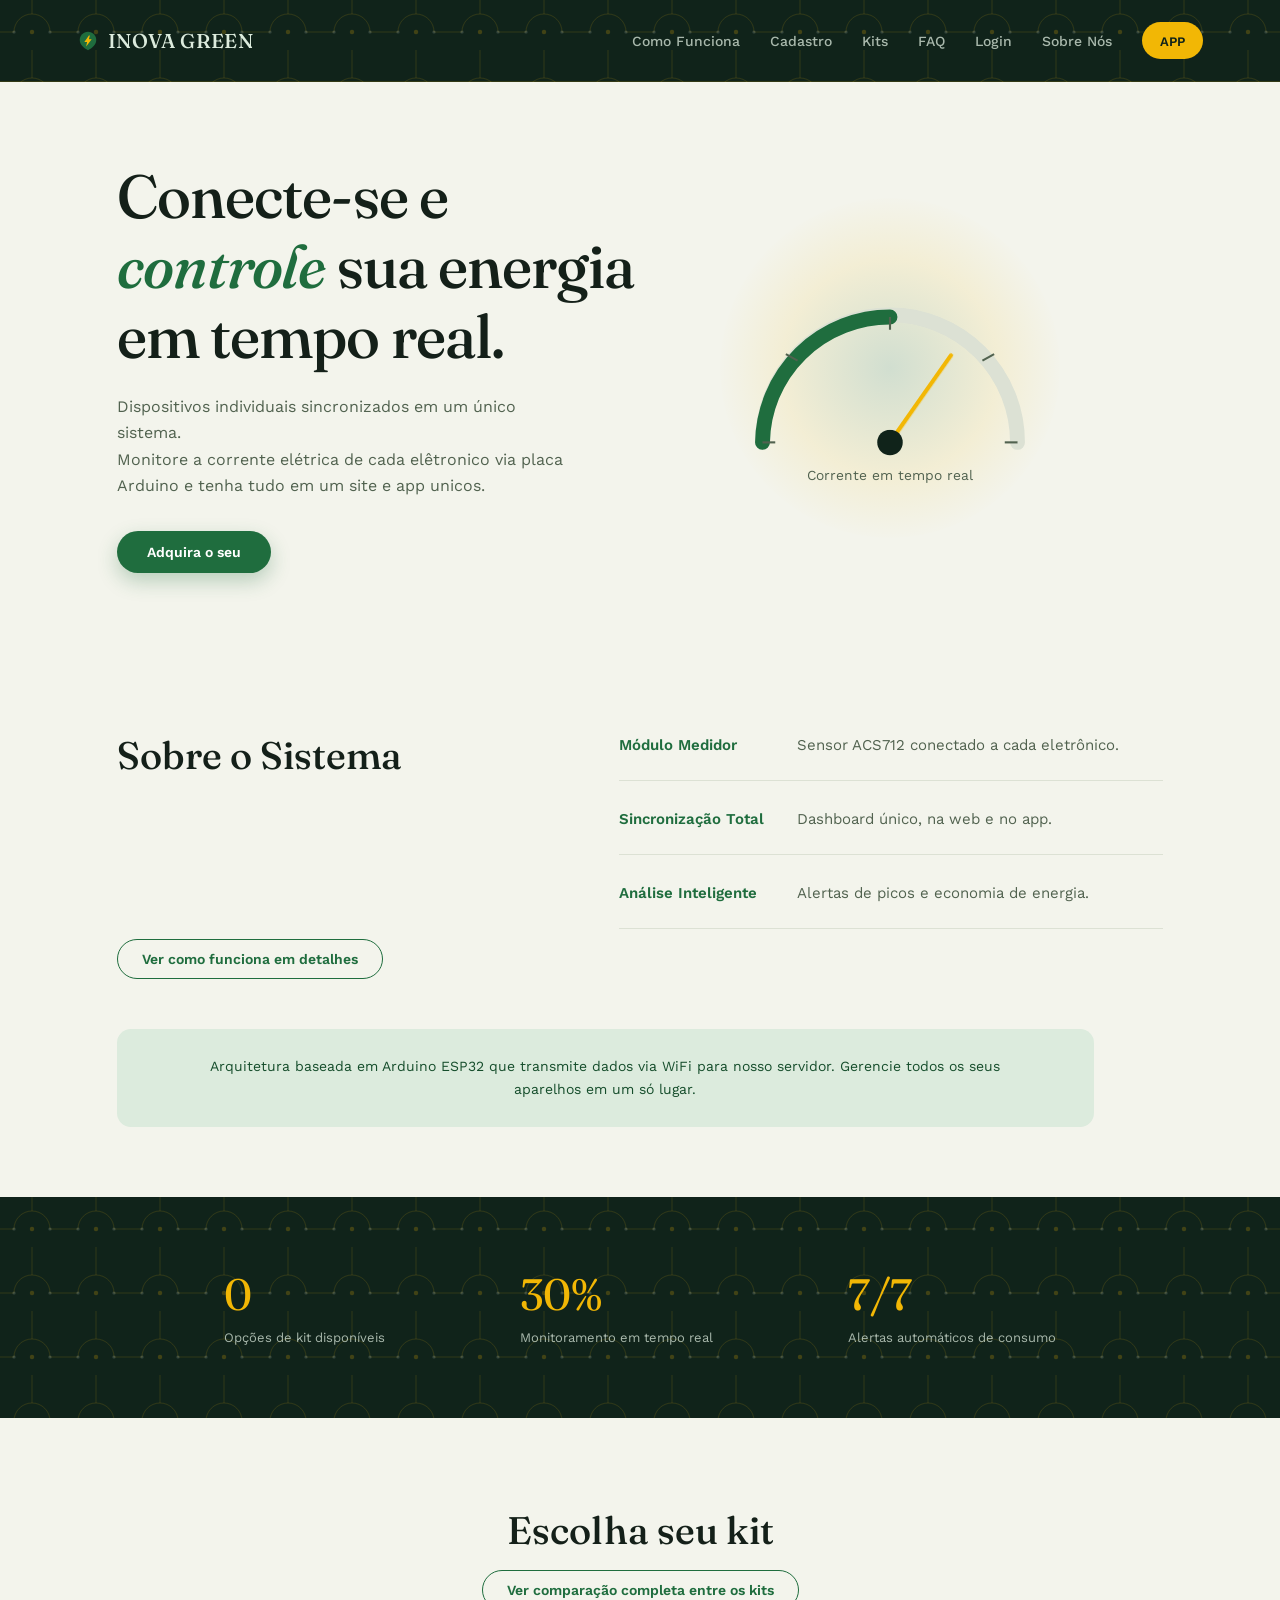
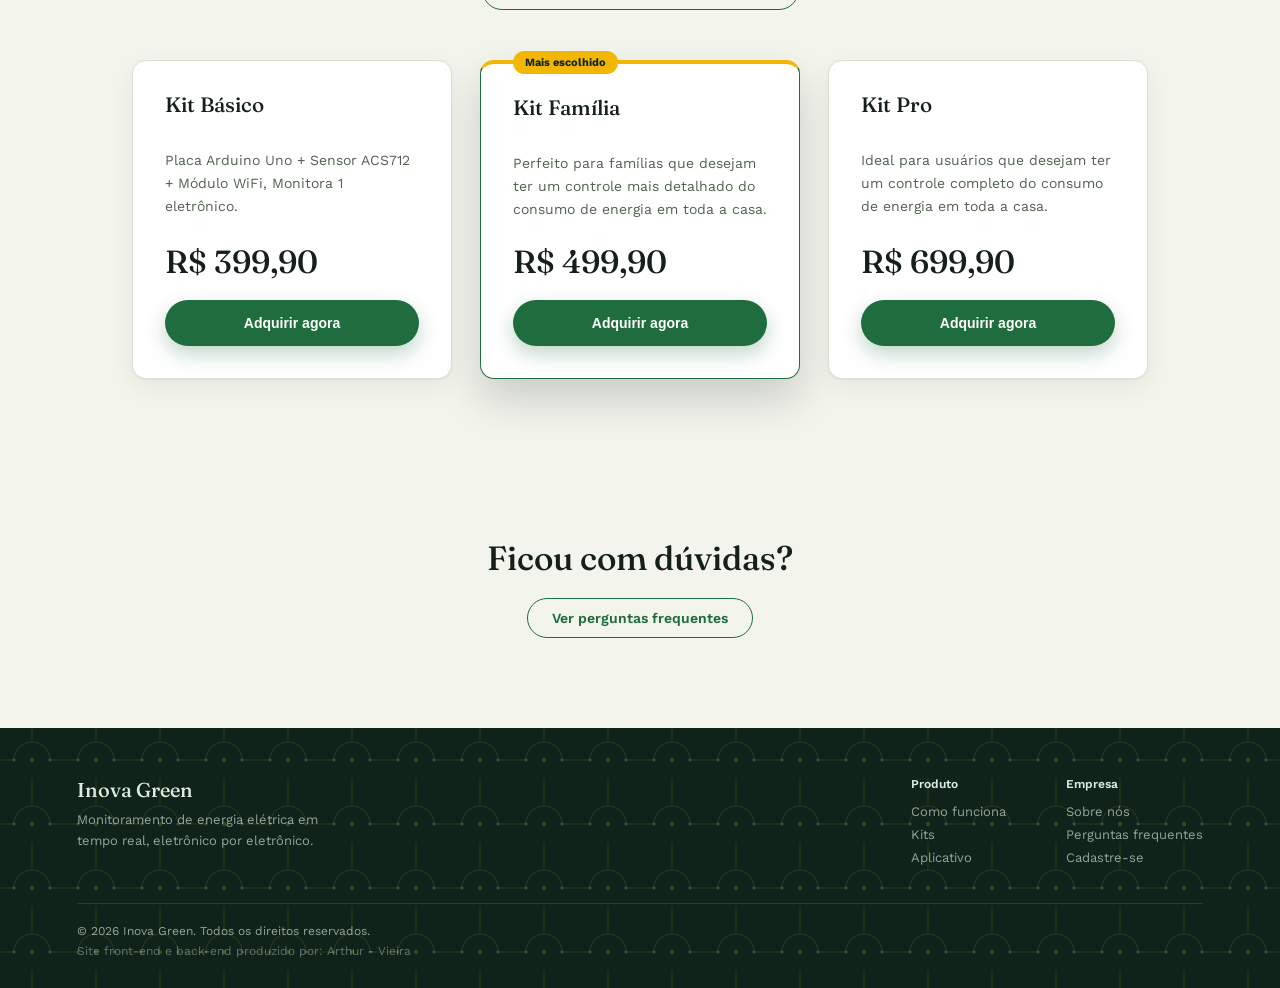
<file: index.html>
<!DOCTYPE html>
<html lang="en">
<head>
    <meta charset="UTF-8">
    <meta name="viewport" content="width=device-width, initial-scale=1.0">
    <title>Inova Green - Monitoramento de energia em tempo real</title>
    <meta name="description" content="Monitore o consumo de energia de cada eletrônico da sua casa em tempo real, com sensores Arduino/ESP32 e um dashboard simples.">
    <link rel="icon" type="image/svg+xml" href="favicon.svg">

    <meta property="og:type" content="website">
    <meta property="og:title" content="Inova Green - Controle sua energia em tempo real">
    <meta property="og:description" content="Monitore o consumo de energia de cada eletrônico da sua casa em tempo real, com sensores Arduino/ESP32 e um dashboard simples.">
    <meta property="og:image" content="img/logoinova.png">
    <meta name="twitter:card" content="summary">

    <link rel="preconnect" href="https://fonts.googleapis.com">
    <link rel="preconnect" href="https://fonts.gstatic.com" crossorigin>
    <link href="https://fonts.googleapis.com/css2?family=Fraunces:opsz,wght@9..144,400;9..144,500;9..144,600&family=Work+Sans:wght@400;500;600;700&display=swap" rel="stylesheet">
    <link rel="stylesheet" href="css/homepage.css">
</head>
<body>
    <header>
        <div class="cabeça">
            <h1>
                <svg class="marca-icone" viewBox="0 0 24 24" xmlns="http://www.w3.org/2000/svg">
                    <path d="M12 2C7 2 3 6 3 11c0 5 4.5 9 9 11 4.5-2 9-6 9-11 0-5-4-9-9-9Z" fill="#1F6D3E"/>
                    <path d="M13 6 8 13h3l-1 5 6-8h-3l1-4Z" fill="#F2B705"/>
                </svg>
                INOVA GREEN
            </h1>
            <button class="menu-toggle" id="menu-toggle" aria-label="Abrir menu">
                <span></span>
                <span></span>
                <span></span>
            </button>
            <nav id="menu-nav">
                <a href="pages/ComoFunciona.html">
                    Como Funciona
                </a>
                <a href="pages/Cadastro.html">
                    Cadastro
                </a>
                <a href="pages/Kits.html">
                    Kits
                </a>
                <a href="pages/FAQ.html">
                    FAQ
                </a>
                <a href="pages/Login.html">
                    Login
                </a>
                <a href="pages/SobreNos.html">
                    Sobre Nós
                </a>
                <div class= "appbutton">
                    <a href="pages/AppDownload.html">
                        APP
                    </a>
                </div>
            </nav>
        </div>
    </header>
    <div class="introducao reveal">
        <div class="introtexto">
            <h1>
                Conecte-se e <span class="controle">controle</span> sua energia em tempo real.
            </h1>
            <p>
                Dispositivos individuais sincronizados em um único sistema.<br>
                Monitore a corrente elétrica de cada elêtronico via placa Arduino e tenha tudo em um site e app unicos.
            </p>
            <div class="introbutton">
                <a href="#adquirir">
                    Adquira o seu
                </a>
            </div>
        </div>
        <div class="fundoimg">
            <svg class="medidor" viewBox="0 0 320 220" xmlns="http://www.w3.org/2000/svg" role="img" aria-label="Medidor de corrente elétrica">
                <path d="M 40 180 A 120 120 0 0 1 280 180" fill="none" stroke="#DCE1D4" stroke-width="14" stroke-linecap="round"/>
                <path d="M 40 180 A 120 120 0 0 1 160 62" fill="none" stroke="#1F6D3E" stroke-width="14" stroke-linecap="round"/>
                <g stroke="#51624F" stroke-width="2">
                    <line x1="40" y1="180" x2="52" y2="180"/>
                    <line x1="62" y1="97" x2="73" y2="103"/>
                    <line x1="160" y1="62" x2="160" y2="74"/>
                    <line x1="258" y1="97" x2="247" y2="103"/>
                    <line x1="280" y1="180" x2="268" y2="180"/>
                </g>
                <g class="medidor-agulha">
                    <line x1="160" y1="180" x2="160" y2="80" stroke="#F2B705" stroke-width="4" stroke-linecap="round"/>
                </g>
                <circle cx="160" cy="180" r="12" fill="#10231A"/>
                <text x="160" y="215" text-anchor="middle" font-family="Work Sans, Arial, sans-serif" font-size="13" fill="#51624F">Corrente em tempo real</text>
            </svg>
        </div>
    </div>
    <div class="sobresis" id="sobre">
        <h1 class="sobresish1 reveal">
            Sobre o Sistema
        </h1>
        <div class="containersobresis">
            <div class="modulo reveal">
                <h1>
                    Módulo Medidor
                </h1>
                <p>
                    Sensor ACS712 conectado a cada eletrônico.
                </p>
            </div>
            <div class="sincronizacao reveal reveal-delay-1">
                <h1>
                    Sincronização Total
                </h1>
                <p>
                    Dashboard único, na web e no app.
                </p>
            </div>
            <div class="analise reveal reveal-delay-2">
                <h1>
                    Análise Inteligente
                </h1>
                <p>
                    Alertas de picos e economia de energia.
                </p>
            </div>
        </div>
        <div class="teaser-botoes reveal">
            <a href="pages/ComoFunciona.html" class="botao-secundario">
                Ver como funciona em detalhes
            </a>
        </div>
        <footer>
            <div class="sobresisfooter">
                <p>
                    Arquitetura baseada em Arduino ESP32 que transmite dados via WiFi para nosso servidor. Gerencie todos os seus aparelhos em um só lugar.
                </p>
            </div>
        </footer>
    </div>
    <div class="estatisticas reveal">
        <div class="estatistica">
            <span class="estatistica-numero" data-target="3">0</span>
            <p>Opções de kit disponíveis</p>
        </div>
        <div class="estatistica">
            <span class="estatistica-numero" data-target="100" data-sufixo="%">0</span>
            <p>Monitoramento em tempo real</p>
        </div>
        <div class="estatistica">
            <span class="estatistica-numero" data-target="24" data-sufixo="/7">0</span>
            <p>Alertas automáticos de consumo</p>
        </div>
    </div>
    <div class="containerkits" id="adquirir">
        <h1>
            Escolha seu kit
        </h1>
        <div class="teaser-botoes reveal">
            <a href="pages/Kits.html" class="botao-secundario">
                Ver comparação completa entre os kits
            </a>
        </div>
        <div class="containerkits2">
            <div class="escolhakit reveal">
                <h1>
                    Kit Básico
                </h1>
                <p>
                    Placa Arduino Uno + Sensor ACS712 + Módulo WiFi, Monitora 1 eletrônico.
                </p>
                <h2>
                    R$ 399,90
                </h2>
                <button>
                    <a href="pages/Cadastro.html">
                        Adquirir agora
                    </a>
                </button>
            </div>
            <div class="escolhakit reveal reveal-delay-1 recomendado">
                <span class="selo-recomendado">Mais escolhido</span>
                <h1>
                    Kit Família
                </h1>
                <p>
                    Perfeito para famílias que desejam ter um controle mais detalhado do consumo de energia em toda a casa.
                </p>
                <h2>
                    R$ 499,90
                </h2>
                <button>
                    <a href="pages/Cadastro.html">
                        Adquirir agora
                    </a>
                </button>
            </div>
            <div class="escolhakit reveal reveal-delay-2">
                <h1>
                    Kit Pro
                </h1>
                <p>
                    Ideal para usuários que desejam ter um controle completo do consumo de energia em toda a casa.
                </p>
                <h2>
                    R$ 699,90
                </h2>
                <button>
                    <a href="pages/Cadastro.html">
                        Adquirir agora
                    </a>
                </button>
            </div>
        </div>
    </div>

    <div class="containerfaq reveal">
        <h1>
            Ficou com dúvidas?
        </h1>
        <div class="teaser-botoes">
            <a href="pages/FAQ.html" class="botao-secundario">
                Ver perguntas frequentes
            </a>
        </div>
    </div>
    <footer class="site-footer">
        <div class="footer-topo">
            <div class="footer-marca">
                <h2>Inova Green</h2>
                <p>Monitoramento de energia elétrica em tempo real, eletrônico por eletrônico.</p>
            </div>
            <div class="footer-links">
                <div class="footer-coluna">
                    <h3>Produto</h3>
                    <a href="pages/ComoFunciona.html">Como funciona</a>
                    <a href="pages/Kits.html">Kits</a>
                    <a href="pages/AppDownload.html">Aplicativo</a>
                </div>
                <div class="footer-coluna">
                    <h3>Empresa</h3>
                    <a href="pages/SobreNos.html">Sobre nós</a>
                    <a href="pages/FAQ.html">Perguntas frequentes</a>
                    <a href="pages/Cadastro.html">Cadastre-se</a>
                </div>
            </div>
        </div>
        <div class="footer-linha">
            © 2026 Inova Green. Todos os direitos reservados.
            <span class="footer-credito">Site front-end e back-end produzido por: Arthur - Vieira</span>
        </div>
    </footer>

    <script src="js/script.js"></script>
    <script src="js/animacoes.js"></script>
</body>
</html>
</file>
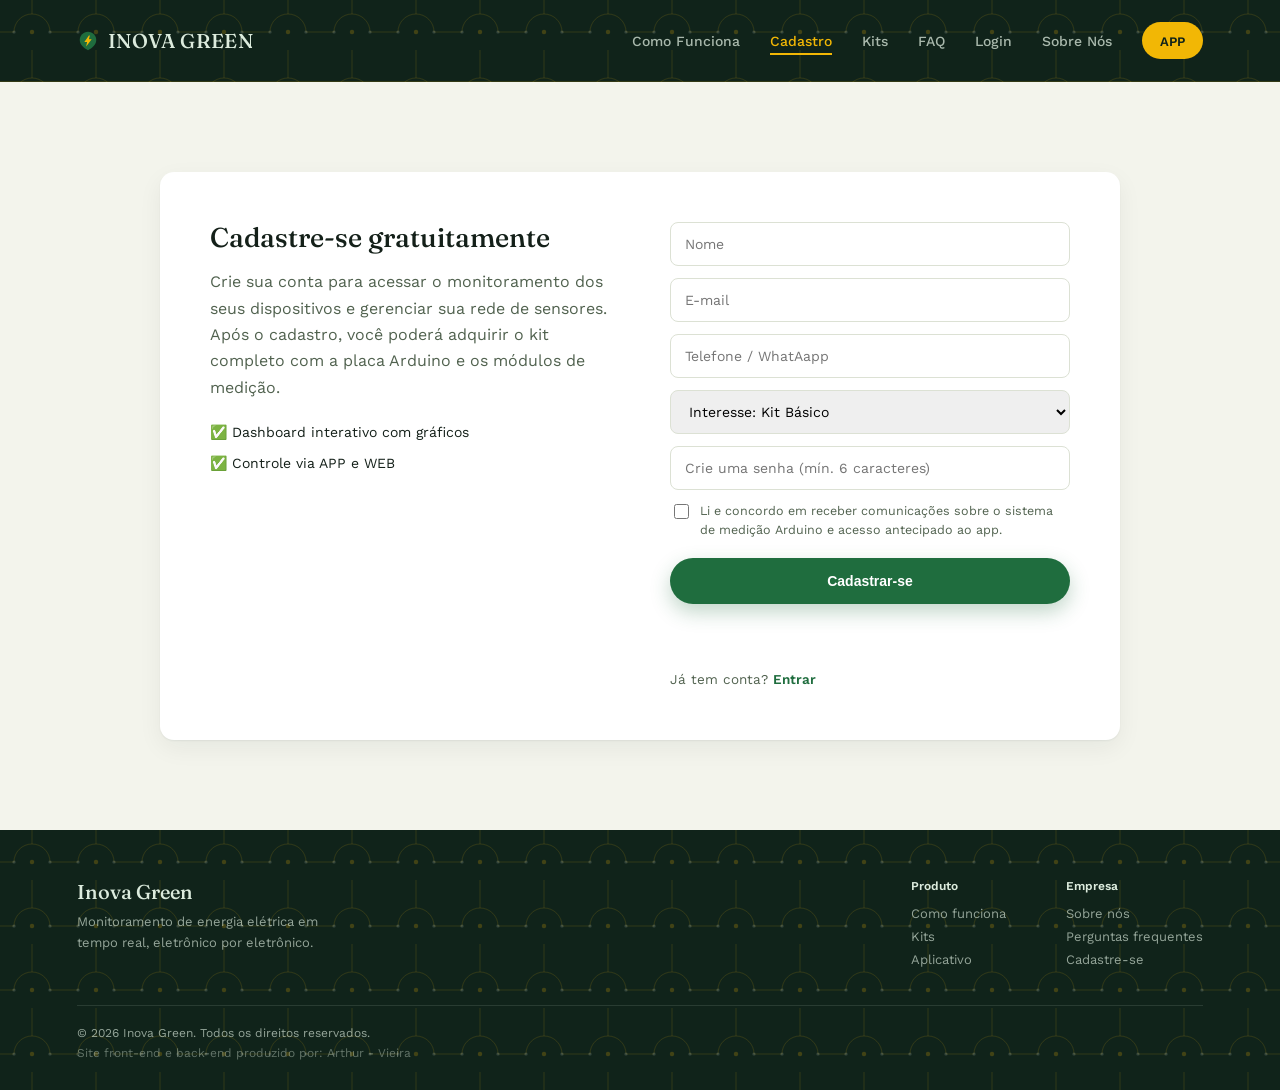
<file: pages/Cadastro.html>
<!DOCTYPE html>
<html lang="pt-br">
<head>
    <meta charset="UTF-8">
    <meta name="viewport" content="width=device-width, initial-scale=1.0">
    <title>Cadastre-se - Inova Green</title>
    <link rel="icon" type="image/svg+xml" href="../favicon.svg">
    <meta name="description" content="Cadastre-se gratuitamente e tenha acesso antecipado ao monitoramento de energia elétrica da Inova Green.">
    <meta property="og:type" content="website">
    <meta property="og:title" content="Cadastre-se - Inova Green">
    <meta property="og:description" content="Cadastre-se gratuitamente e tenha acesso antecipado ao monitoramento de energia elétrica da Inova Green.">
    <meta property="og:image" content="../img/logoinova.png">
    <meta name="twitter:card" content="summary">
    <link rel="preconnect" href="https://fonts.googleapis.com">
    <link rel="preconnect" href="https://fonts.gstatic.com" crossorigin>
    <link href="https://fonts.googleapis.com/css2?family=Fraunces:opsz,wght@9..144,400;9..144,500;9..144,600&family=Work+Sans:wght@400;500;600;700&display=swap" rel="stylesheet">
    <link rel="stylesheet" href="../css/homepage.css">
</head>
<body>
    <header>
        <div class="cabeça">
            <h1>
                <a href="../index.html" style="text-decoration: none; color: inherit; display: flex; align-items: center; gap: 9px;">
                    <svg class="marca-icone" viewBox="0 0 24 24" xmlns="http://www.w3.org/2000/svg">
                    <path d="M12 2C7 2 3 6 3 11c0 5 4.5 9 9 11 4.5-2 9-6 9-11 0-5-4-9-9-9Z" fill="#1F6D3E"/>
                    <path d="M13 6 8 13h3l-1 5 6-8h-3l1-4Z" fill="#F2B705"/>
                </svg>
                    INOVA GREEN
                </a>
            </h1>
            <button class="menu-toggle" id="menu-toggle" aria-label="Abrir menu">
                <span></span>
                <span></span>
                <span></span>
            </button>
            <nav id="menu-nav">
                <a href="ComoFunciona.html">
                    Como Funciona
                </a>
                <a href="Cadastro.html">
                    Cadastro
                </a>
                <a href="Kits.html">
                    Kits
                </a>
                <a href="FAQ.html">
                    FAQ
                </a>
                <a href="Login.html">
                    Login
                </a>
                <a href="SobreNos.html">
                    Sobre Nós
                </a>
                <div class="appbutton">
                    <a href="AppDownload.html">
                        APP
                    </a>
                </div>
            </nav>
        </div>
    </header>

    <div class="containercadastro" id="cadastro">
        <div class="cadastro reveal">
            <div class="cadastrotexto">
                <h1>
                    Cadastre-se gratuitamente
                </h1>
                <p>
                    Crie sua conta para acessar o monitoramento dos seus dispositivos e gerenciar sua rede de sensores. Após o cadastro, você poderá adquirir o kit completo com a placa Arduino e os módulos de medição.
                </p>
                <ul>
                    <p>
                        ✅ Dashboard interativo com gráficos
                    </p>
                    <p>
                        ✅ Controle via APP e WEB
                    </p>
                </ul>
            </div>
            <form id="form-cadastro">
                <input type="text" id="input-nome" class="abaform" placeholder="Nome" required>
                <input type="email" id="input-email" class="abaform" placeholder="E-mail" required>
                <input type="text" id="input-telefone" class="abaform" placeholder="Telefone / WhatAapp" required>
                <select id="input-kit" class="abaform" required>
                    <option value="basico">Interesse: Kit Básico</option>
                    <option value="familia">Interesse: Kit Família</option>
                    <option value="pro">Interesse: Kit Pro</option>
                </select>
                <input type="password" id="input-senha" class="abaform" placeholder="Crie uma senha (mín. 6 caracteres)" minlength="6" required>
                <label class="consentimento">
                    <input type="checkbox" id="input-consentimento" required>
                    Li e concordo em receber comunicações sobre o sistema de medição Arduino e
                    acesso antecipado ao app.
                </label>
                <button type="submit">Cadastrar-se</button>
                <p id="mensagem-cadastro"></p>
                <p class="ja-tem-conta">Já tem conta? <a href="Login.html">Entrar</a></p>
            </form>
        </div>
    </div>

    <footer class="site-footer">
        <div class="footer-topo">
            <div class="footer-marca">
                <h2>Inova Green</h2>
                <p>Monitoramento de energia elétrica em tempo real, eletrônico por eletrônico.</p>
            </div>
            <div class="footer-links">
                <div class="footer-coluna">
                    <h3>Produto</h3>
                    <a href="ComoFunciona.html">Como funciona</a>
                    <a href="Kits.html">Kits</a>
                    <a href="AppDownload.html">Aplicativo</a>
                </div>
                <div class="footer-coluna">
                    <h3>Empresa</h3>
                    <a href="SobreNos.html">Sobre nós</a>
                    <a href="FAQ.html">Perguntas frequentes</a>
                    <a href="Cadastro.html">Cadastre-se</a>
                </div>
            </div>
        </div>
        <div class="footer-linha">
            © 2026 Inova Green. Todos os direitos reservados.
            <span class="footer-credito">Site front-end e back-end produzido por: Arthur - Vieira</span>
        </div>
    </footer>

    <script src="../js/script.js"></script>
    <script src="../js/animacoes.js"></script>
</body>
</html>
</file>
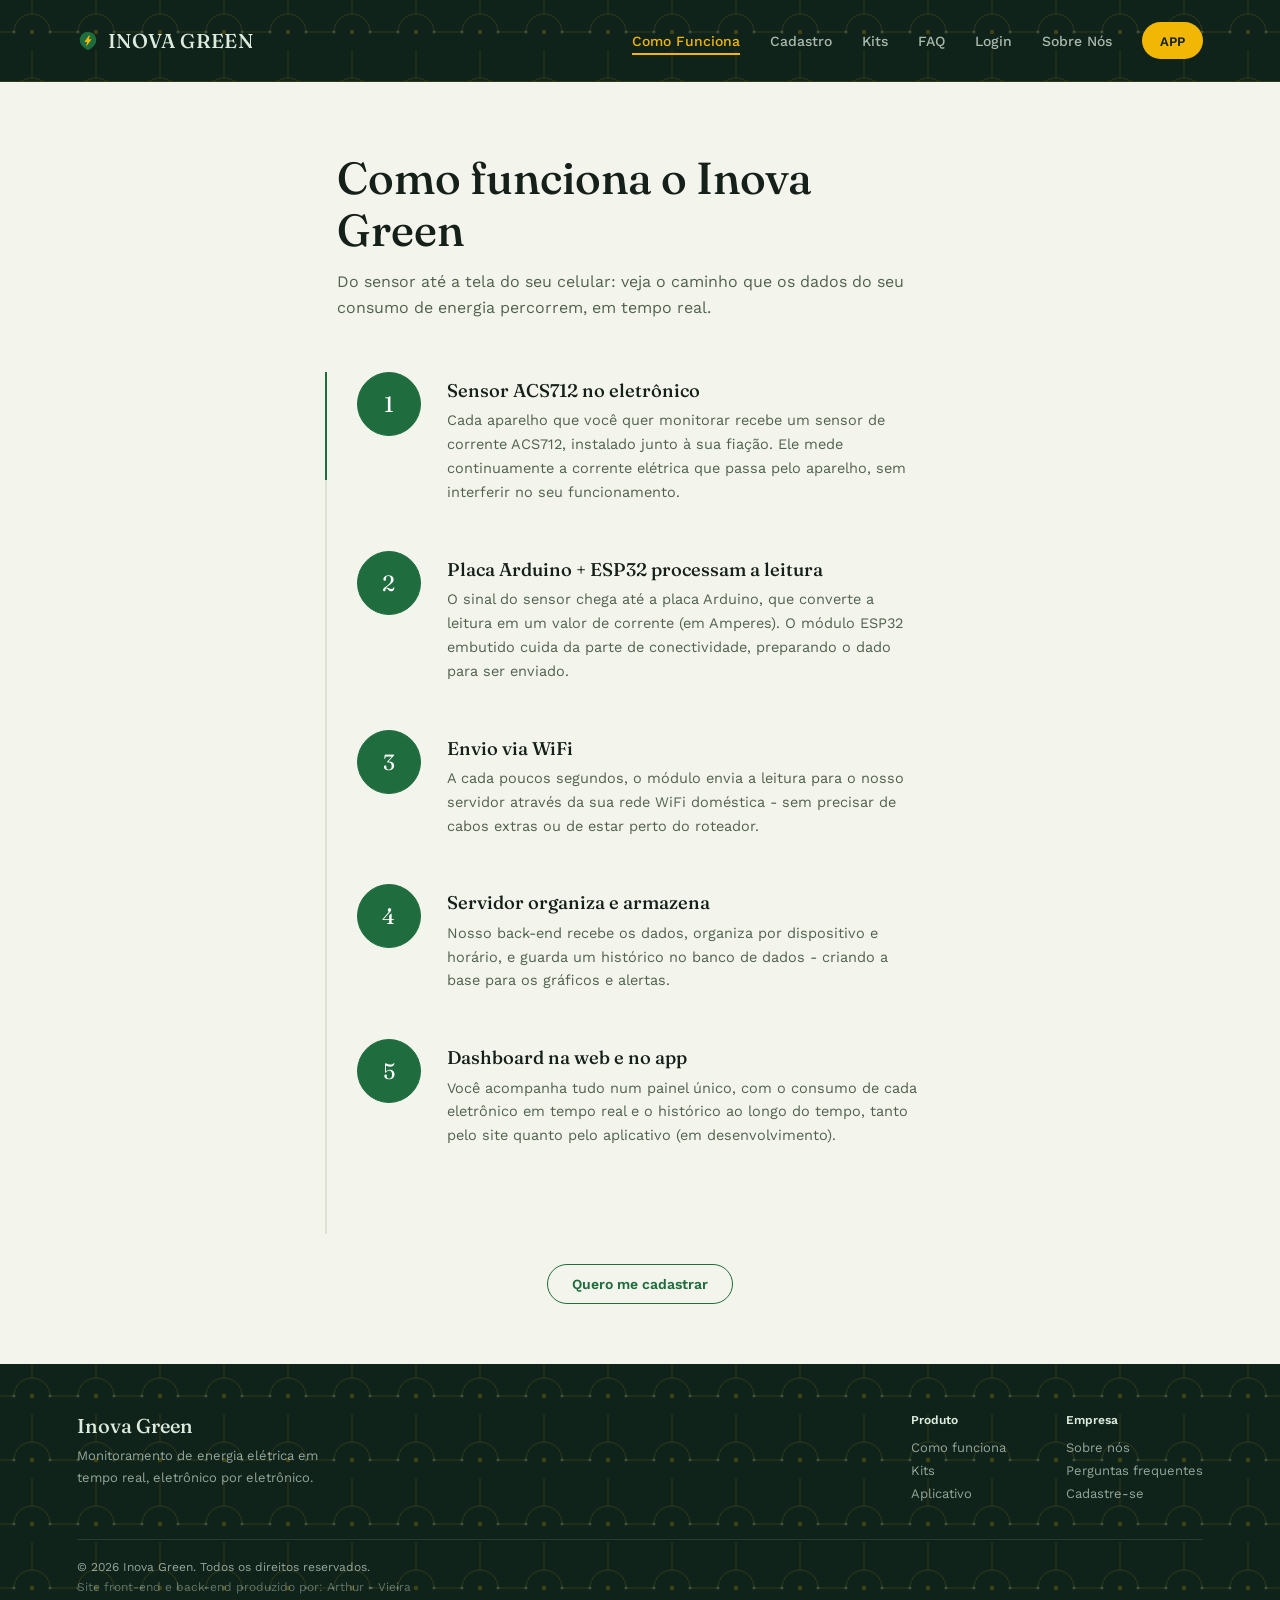
<file: pages/ComoFunciona.html>
<!DOCTYPE html>
<html lang="pt-br">
<head>
    <meta charset="UTF-8">
    <meta name="viewport" content="width=device-width, initial-scale=1.0">
    <title>Como Funciona - Inova Green</title>
    <link rel="icon" type="image/svg+xml" href="../favicon.svg">
    <meta name="description" content="Veja o passo a passo de como o Inova Green mede e monitora o consumo de energia em tempo real.">
    <meta property="og:type" content="website">
    <meta property="og:title" content="Como Funciona - Inova Green">
    <meta property="og:description" content="Veja o passo a passo de como o Inova Green mede e monitora o consumo de energia em tempo real.">
    <meta property="og:image" content="../img/logoinova.png">
    <meta name="twitter:card" content="summary">
    <link rel="preconnect" href="https://fonts.googleapis.com">
    <link rel="preconnect" href="https://fonts.gstatic.com" crossorigin>
    <link href="https://fonts.googleapis.com/css2?family=Fraunces:opsz,wght@9..144,400;9..144,500;9..144,600&family=Work+Sans:wght@400;500;600;700&display=swap" rel="stylesheet">
    <link rel="stylesheet" href="../css/homepage.css">
</head>
<body>
    <header>
        <div class="cabeça">
            <h1>
                <a href="../index.html" style="text-decoration: none; color: inherit; display: flex; align-items: center; gap: 9px;">
                    <svg class="marca-icone" viewBox="0 0 24 24" xmlns="http://www.w3.org/2000/svg">
                    <path d="M12 2C7 2 3 6 3 11c0 5 4.5 9 9 11 4.5-2 9-6 9-11 0-5-4-9-9-9Z" fill="#1F6D3E"/>
                    <path d="M13 6 8 13h3l-1 5 6-8h-3l1-4Z" fill="#F2B705"/>
                </svg>
                    INOVA GREEN
                </a>
            </h1>
            <button class="menu-toggle" id="menu-toggle" aria-label="Abrir menu">
                <span></span>
                <span></span>
                <span></span>
            </button>
            <nav id="menu-nav">
                <a href="ComoFunciona.html">
                    Como Funciona
                </a>
                <a href="Cadastro.html">
                    Cadastro
                </a>
                <a href="Kits.html">
                    Kits
                </a>
                <a href="FAQ.html">
                    FAQ
                </a>
                <a href="Login.html">
                    Login
                </a>
                <a href="SobreNos.html">
                    Sobre Nós
                </a>
                <div class="appbutton">
                    <a href="AppDownload.html">
                        APP
                    </a>
                </div>
            </nav>
        </div>
    </header>

    <div class="pagina-hero reveal">
        <h1>Como funciona o Inova Green</h1>
        <p>
            Do sensor até a tela do seu celular: veja o caminho que os dados do seu consumo de
            energia percorrem, em tempo real.
        </p>
    </div>

    <div class="fluxo">
        <div class="fluxo-linha"></div>
        <div class="fluxo-progresso"></div>

        <div class="fluxo-etapa reveal">
            <div class="fluxo-numero">1</div>
            <div class="fluxo-texto">
                <h2>Sensor ACS712 no eletrônico</h2>
                <p>
                    Cada aparelho que você quer monitorar recebe um sensor de corrente ACS712,
                    instalado junto à sua fiação. Ele mede continuamente a corrente elétrica que
                    passa pelo aparelho, sem interferir no seu funcionamento.
                </p>
            </div>
        </div>

        <div class="fluxo-etapa reveal">
            <div class="fluxo-numero">2</div>
            <div class="fluxo-texto">
                <h2>Placa Arduino + ESP32 processam a leitura</h2>
                <p>
                    O sinal do sensor chega até a placa Arduino, que converte a leitura em um
                    valor de corrente (em Amperes). O módulo ESP32 embutido cuida da parte de
                    conectividade, preparando o dado para ser enviado.
                </p>
            </div>
        </div>

        <div class="fluxo-etapa reveal">
            <div class="fluxo-numero">3</div>
            <div class="fluxo-texto">
                <h2>Envio via WiFi</h2>
                <p>
                    A cada poucos segundos, o módulo envia a leitura para o nosso servidor através
                    da sua rede WiFi doméstica - sem precisar de cabos extras ou de estar perto do
                    roteador.
                </p>
            </div>
        </div>

        <div class="fluxo-etapa reveal">
            <div class="fluxo-numero">4</div>
            <div class="fluxo-texto">
                <h2>Servidor organiza e armazena</h2>
                <p>
                    Nosso back-end recebe os dados, organiza por dispositivo e horário, e guarda
                    um histórico no banco de dados - criando a base para os gráficos e alertas.
                </p>
            </div>
        </div>

        <div class="fluxo-etapa reveal">
            <div class="fluxo-numero">5</div>
            <div class="fluxo-texto">
                <h2>Dashboard na web e no app</h2>
                <p>
                    Você acompanha tudo num painel único, com o consumo de cada eletrônico em
                    tempo real e o histórico ao longo do tempo, tanto pelo site quanto pelo
                    aplicativo (em desenvolvimento).
                </p>
            </div>
        </div>
    </div>

    <div class="teaser-botoes reveal" style="padding-bottom: 60px; justify-content: center;">
        <a href="Cadastro.html" class="botao-secundario">
            Quero me cadastrar
        </a>
    </div>

    <footer class="site-footer">
        <div class="footer-topo">
            <div class="footer-marca">
                <h2>Inova Green</h2>
                <p>Monitoramento de energia elétrica em tempo real, eletrônico por eletrônico.</p>
            </div>
            <div class="footer-links">
                <div class="footer-coluna">
                    <h3>Produto</h3>
                    <a href="ComoFunciona.html">Como funciona</a>
                    <a href="Kits.html">Kits</a>
                    <a href="AppDownload.html">Aplicativo</a>
                </div>
                <div class="footer-coluna">
                    <h3>Empresa</h3>
                    <a href="SobreNos.html">Sobre nós</a>
                    <a href="FAQ.html">Perguntas frequentes</a>
                    <a href="Cadastro.html">Cadastre-se</a>
                </div>
            </div>
        </div>
        <div class="footer-linha">
            © 2026 Inova Green. Todos os direitos reservados.
            <span class="footer-credito">Site front-end e back-end produzido por: Arthur - Vieira</span>
        </div>
    </footer>

    <script src="../js/animacoes.js"></script>
</body>
</html>
</file>
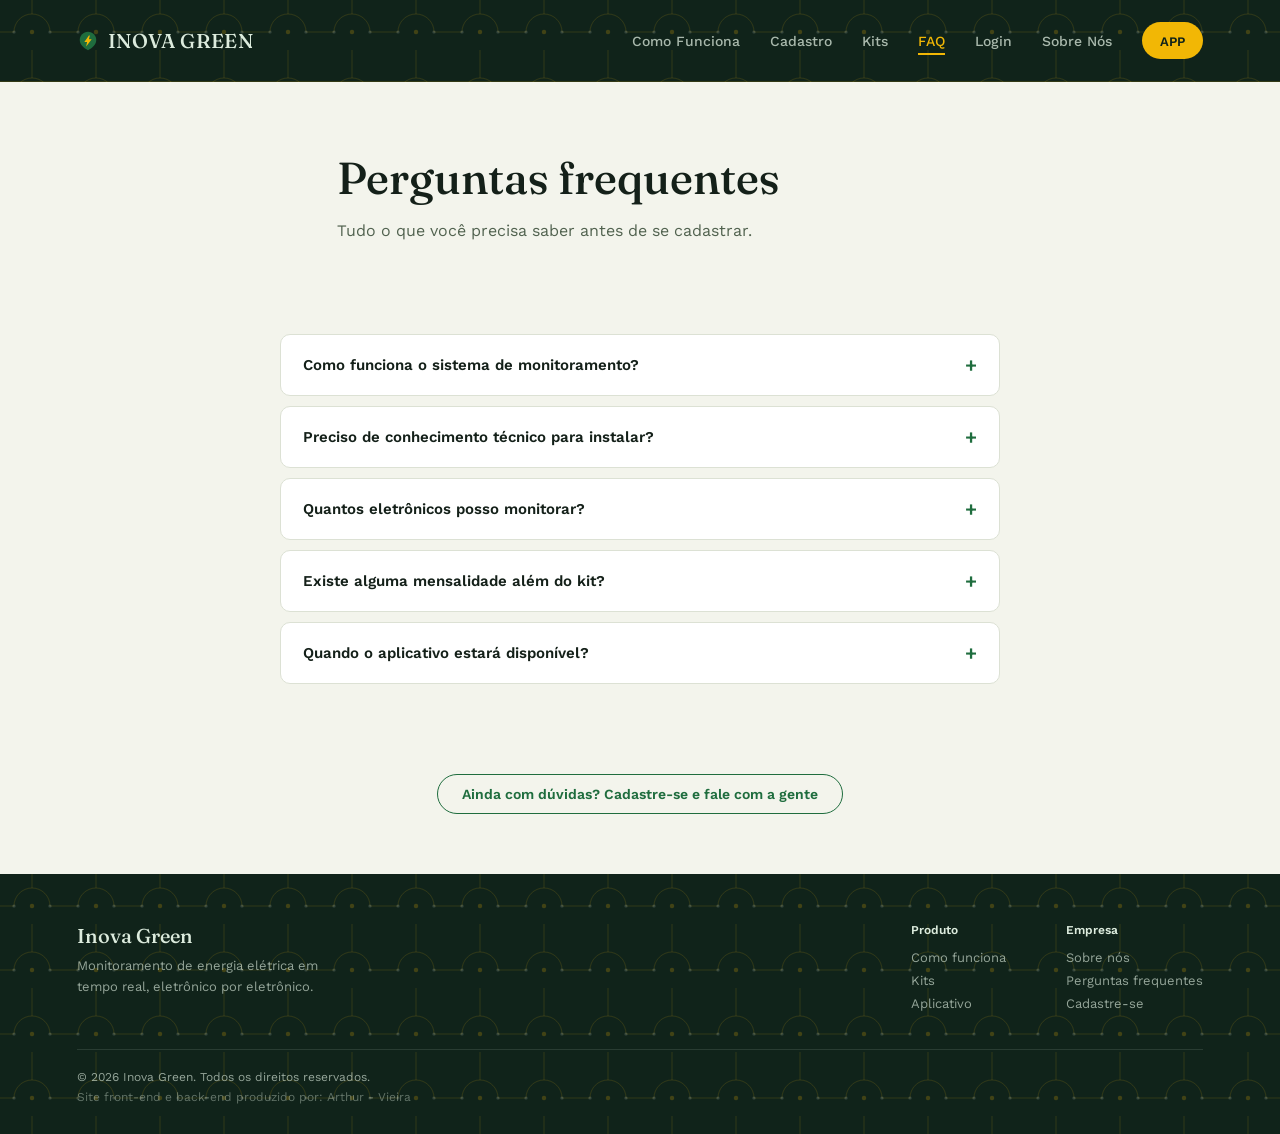
<file: pages/FAQ.html>
<!DOCTYPE html>
<html lang="pt-br">
<head>
    <meta charset="UTF-8">
    <meta name="viewport" content="width=device-width, initial-scale=1.0">
    <title>Perguntas Frequentes - Inova Green</title>
    <link rel="icon" type="image/svg+xml" href="../favicon.svg">
    <meta name="description" content="Tire suas dúvidas sobre o sistema de monitoramento de energia elétrica Inova Green.">
    <meta property="og:type" content="website">
    <meta property="og:title" content="Perguntas Frequentes - Inova Green">
    <meta property="og:description" content="Tire suas dúvidas sobre o sistema de monitoramento de energia elétrica Inova Green.">
    <meta property="og:image" content="../img/logoinova.png">
    <meta name="twitter:card" content="summary">
    <link rel="preconnect" href="https://fonts.googleapis.com">
    <link rel="preconnect" href="https://fonts.gstatic.com" crossorigin>
    <link href="https://fonts.googleapis.com/css2?family=Fraunces:opsz,wght@9..144,400;9..144,500;9..144,600&family=Work+Sans:wght@400;500;600;700&display=swap" rel="stylesheet">
    <link rel="stylesheet" href="../css/homepage.css">
</head>
<body>
    <header>
        <div class="cabeça">
            <h1>
                <a href="../index.html" style="text-decoration: none; color: inherit; display: flex; align-items: center; gap: 9px;">
                    <svg class="marca-icone" viewBox="0 0 24 24" xmlns="http://www.w3.org/2000/svg">
                    <path d="M12 2C7 2 3 6 3 11c0 5 4.5 9 9 11 4.5-2 9-6 9-11 0-5-4-9-9-9Z" fill="#1F6D3E"/>
                    <path d="M13 6 8 13h3l-1 5 6-8h-3l1-4Z" fill="#F2B705"/>
                </svg>
                    INOVA GREEN
                </a>
            </h1>
            <button class="menu-toggle" id="menu-toggle" aria-label="Abrir menu">
                <span></span>
                <span></span>
                <span></span>
            </button>
            <nav id="menu-nav">
                <a href="ComoFunciona.html">
                    Como Funciona
                </a>
                <a href="Cadastro.html">
                    Cadastro
                </a>
                <a href="Kits.html">
                    Kits
                </a>
                <a href="FAQ.html">
                    FAQ
                </a>
                <a href="Login.html">
                    Login
                </a>
                <a href="SobreNos.html">
                    Sobre Nós
                </a>
                <div class="appbutton">
                    <a href="AppDownload.html">
                        APP
                    </a>
                </div>
            </nav>
        </div>
    </header>

    <div class="pagina-hero reveal">
        <h1>Perguntas frequentes</h1>
        <p>
            Tudo o que você precisa saber antes de se cadastrar.
        </p>
    </div>

    <div class="containerfaq">
        <div class="faq">
            <details class="faq-item reveal">
                <summary>Como funciona o sistema de monitoramento?</summary>
                <p>
                    Cada eletrônico é conectado a um módulo com placa Arduino e sensor de corrente
                    ACS712. Esse módulo mede a corrente em tempo real e envia os dados via WiFi
                    (ESP32) para o nosso servidor, que organiza tudo num dashboard único, acessível
                    pela web e futuramente pelo app. Veja o passo a passo completo na página
                    <a href="ComoFunciona.html">Como Funciona</a>.
                </p>
            </details>
            <details class="faq-item reveal">
                <summary>Preciso de conhecimento técnico para instalar?</summary>
                <p>
                    Não. O kit já vem com o módulo montado e as instruções de conexão. Você só
                    precisa ligar o sensor ao eletrônico desejado e conectar o módulo à sua rede
                    WiFi.
                </p>
            </details>
            <details class="faq-item reveal">
                <summary>Quantos eletrônicos posso monitorar?</summary>
                <p>
                    Depende do kit escolhido: o Kit Básico monitora 1 eletrônico, enquanto os Kits
                    Família e Pro permitem monitorar múltiplos dispositivos ao mesmo tempo, todos
                    sincronizados no mesmo painel. Veja a <a href="Kits.html">comparação completa
                    entre os kits</a>.
                </p>
            </details>
            <details class="faq-item reveal">
                <summary>Existe alguma mensalidade além do kit?</summary>
                <p>
                    O acesso ao dashboard web e ao histórico de consumo está incluso na compra do
                    kit, sem mensalidade. Qualquer cobrança recorrente futura, se vier a existir,
                    será informada com clareza antes da compra.
                </p>
            </details>
            <details class="faq-item reveal">
                <summary>Quando o aplicativo estará disponível?</summary>
                <p>
                    O app está em desenvolvimento. Quem se cadastrar no site tem acesso antecipado
                    assim que ele for lançado.
                </p>
            </details>
        </div>
    </div>

    <div class="teaser-botoes reveal" style="padding-bottom: 60px; justify-content: center;">
        <a href="Cadastro.html" class="botao-secundario">
            Ainda com dúvidas? Cadastre-se e fale com a gente
        </a>
    </div>

    <footer class="site-footer">
        <div class="footer-topo">
            <div class="footer-marca">
                <h2>Inova Green</h2>
                <p>Monitoramento de energia elétrica em tempo real, eletrônico por eletrônico.</p>
            </div>
            <div class="footer-links">
                <div class="footer-coluna">
                    <h3>Produto</h3>
                    <a href="ComoFunciona.html">Como funciona</a>
                    <a href="Kits.html">Kits</a>
                    <a href="AppDownload.html">Aplicativo</a>
                </div>
                <div class="footer-coluna">
                    <h3>Empresa</h3>
                    <a href="SobreNos.html">Sobre nós</a>
                    <a href="FAQ.html">Perguntas frequentes</a>
                    <a href="Cadastro.html">Cadastre-se</a>
                </div>
            </div>
        </div>
        <div class="footer-linha">
            © 2026 Inova Green. Todos os direitos reservados.
            <span class="footer-credito">Site front-end e back-end produzido por: Arthur - Vieira</span>
        </div>
    </footer>

    <script src="../js/animacoes.js"></script>
</body>
</html>
</file>
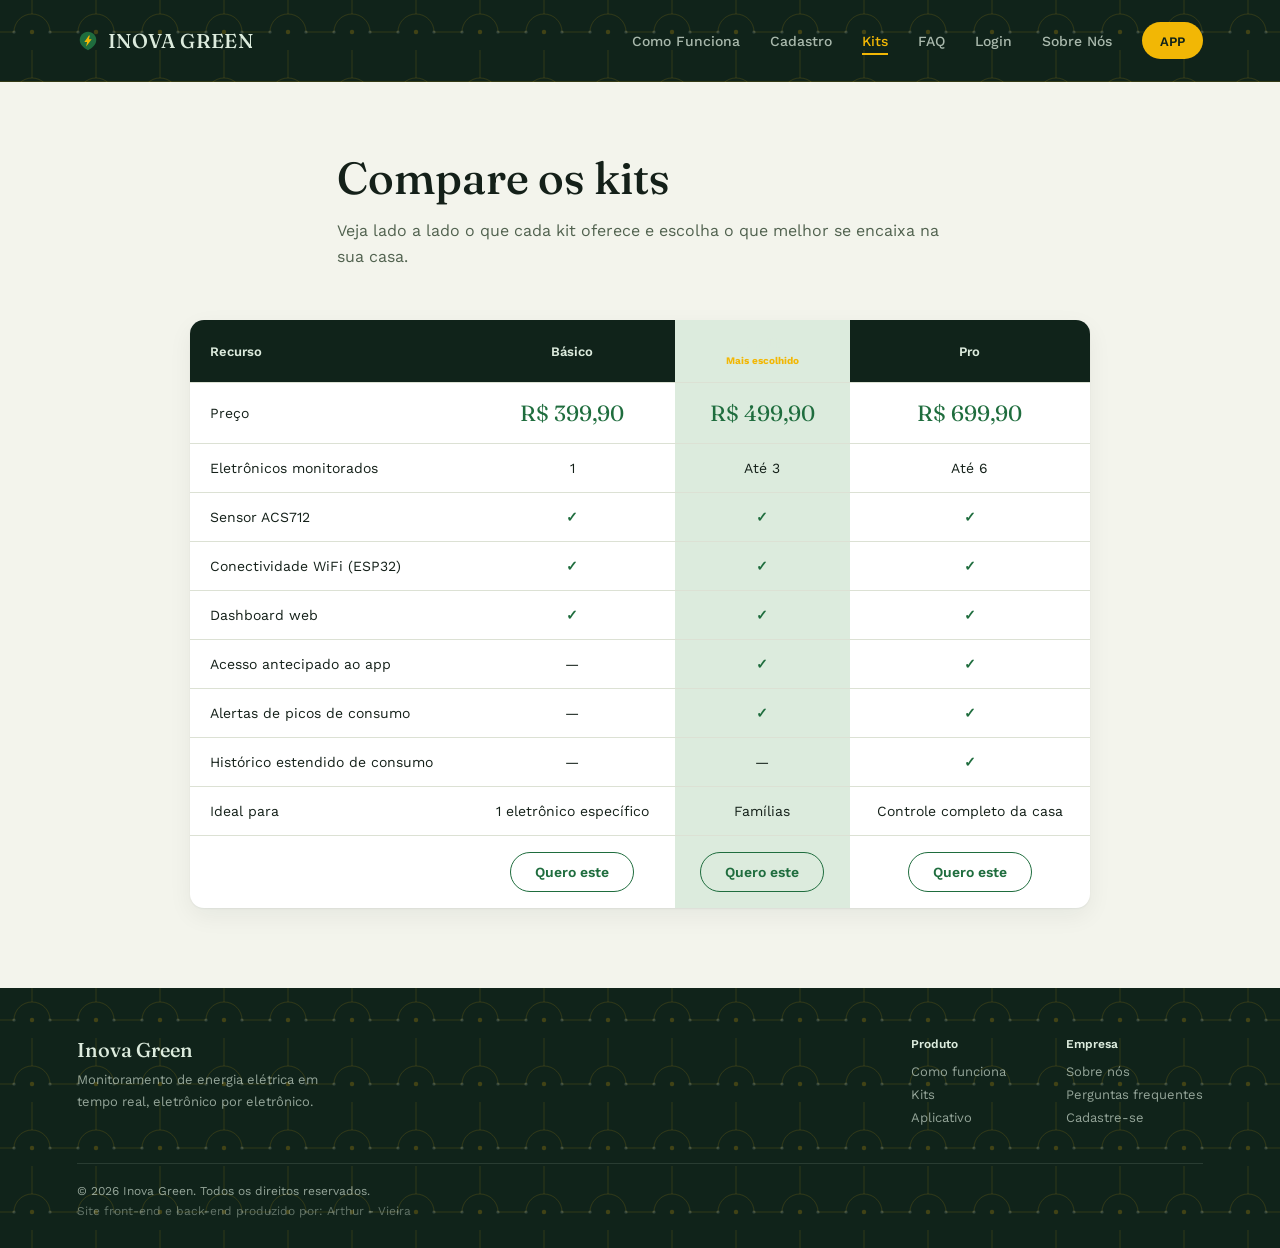
<file: pages/Kits.html>
<!DOCTYPE html>
<html lang="pt-br">
<head>
    <meta charset="UTF-8">
    <meta name="viewport" content="width=device-width, initial-scale=1.0">
    <title>Kits - Inova Green</title>
    <link rel="icon" type="image/svg+xml" href="../favicon.svg">
    <meta name="description" content="Compare os kits Básico, Família e Pro do Inova Green e escolha o ideal para sua casa.">
    <meta property="og:type" content="website">
    <meta property="og:title" content="Kits - Inova Green">
    <meta property="og:description" content="Compare os kits Básico, Família e Pro do Inova Green e escolha o ideal para sua casa.">
    <meta property="og:image" content="../img/logoinova.png">
    <meta name="twitter:card" content="summary">
    <link rel="preconnect" href="https://fonts.googleapis.com">
    <link rel="preconnect" href="https://fonts.gstatic.com" crossorigin>
    <link href="https://fonts.googleapis.com/css2?family=Fraunces:opsz,wght@9..144,400;9..144,500;9..144,600&family=Work+Sans:wght@400;500;600;700&display=swap" rel="stylesheet">
    <link rel="stylesheet" href="../css/homepage.css">
</head>
<body>
    <header>
        <div class="cabeça">
            <h1>
                <a href="../index.html" style="text-decoration: none; color: inherit; display: flex; align-items: center; gap: 9px;">
                    <svg class="marca-icone" viewBox="0 0 24 24" xmlns="http://www.w3.org/2000/svg">
                    <path d="M12 2C7 2 3 6 3 11c0 5 4.5 9 9 11 4.5-2 9-6 9-11 0-5-4-9-9-9Z" fill="#1F6D3E"/>
                    <path d="M13 6 8 13h3l-1 5 6-8h-3l1-4Z" fill="#F2B705"/>
                </svg>
                    INOVA GREEN
                </a>
            </h1>
            <button class="menu-toggle" id="menu-toggle" aria-label="Abrir menu">
                <span></span>
                <span></span>
                <span></span>
            </button>
            <nav id="menu-nav">
                <a href="ComoFunciona.html">
                    Como Funciona
                </a>
                <a href="Cadastro.html">
                    Cadastro
                </a>
                <a href="Kits.html">
                    Kits
                </a>
                <a href="FAQ.html">
                    FAQ
                </a>
                <a href="Login.html">
                    Login
                </a>
                <a href="SobreNos.html">
                    Sobre Nós
                </a>
                <div class="appbutton">
                    <a href="AppDownload.html">
                        APP
                    </a>
                </div>
            </nav>
        </div>
    </header>

    <div class="pagina-hero reveal">
        <h1>Compare os kits</h1>
        <p>
            Veja lado a lado o que cada kit oferece e escolha o que melhor se encaixa na sua casa.
        </p>
    </div>

    <div class="comparacao-container reveal">
        <table class="comparacao">
            <thead>
                <tr>
                    <th>Recurso</th>
                    <th>Básico</th>
                    <th>Família <span class="th-selo">Mais escolhido</span></th>
                    <th>Pro</th>
                </tr>
            </thead>
            <tbody>
                <tr>
                    <td>Preço</td>
                    <td class="preco">R$ 399,90</td>
                    <td class="preco">R$ 499,90</td>
                    <td class="preco">R$ 699,90</td>
                </tr>
                <tr>
                    <td>Eletrônicos monitorados</td>
                    <td>1</td>
                    <td>Até 3</td>
                    <td>Até 6</td>
                </tr>
                <tr>
                    <td>Sensor ACS712</td>
                    <td class="check">✓</td>
                    <td class="check">✓</td>
                    <td class="check">✓</td>
                </tr>
                <tr>
                    <td>Conectividade WiFi (ESP32)</td>
                    <td class="check">✓</td>
                    <td class="check">✓</td>
                    <td class="check">✓</td>
                </tr>
                <tr>
                    <td>Dashboard web</td>
                    <td class="check">✓</td>
                    <td class="check">✓</td>
                    <td class="check">✓</td>
                </tr>
                <tr>
                    <td>Acesso antecipado ao app</td>
                    <td>—</td>
                    <td class="check">✓</td>
                    <td class="check">✓</td>
                </tr>
                <tr>
                    <td>Alertas de picos de consumo</td>
                    <td>—</td>
                    <td class="check">✓</td>
                    <td class="check">✓</td>
                </tr>
                <tr>
                    <td>Histórico estendido de consumo</td>
                    <td>—</td>
                    <td>—</td>
                    <td class="check">✓</td>
                </tr>
                <tr>
                    <td>Ideal para</td>
                    <td>1 eletrônico específico</td>
                    <td>Famílias</td>
                    <td>Controle completo da casa</td>
                </tr>
                <tr>
                    <td></td>
                    <td>
                        <a href="Cadastro.html" class="botao-secundario">Quero este</a>
                    </td>
                    <td>
                        <a href="Cadastro.html" class="botao-secundario">Quero este</a>
                    </td>
                    <td>
                        <a href="Cadastro.html" class="botao-secundario">Quero este</a>
                    </td>
                </tr>
            </tbody>
        </table>
    </div>

    <footer class="site-footer">
        <div class="footer-topo">
            <div class="footer-marca">
                <h2>Inova Green</h2>
                <p>Monitoramento de energia elétrica em tempo real, eletrônico por eletrônico.</p>
            </div>
            <div class="footer-links">
                <div class="footer-coluna">
                    <h3>Produto</h3>
                    <a href="ComoFunciona.html">Como funciona</a>
                    <a href="Kits.html">Kits</a>
                    <a href="AppDownload.html">Aplicativo</a>
                </div>
                <div class="footer-coluna">
                    <h3>Empresa</h3>
                    <a href="SobreNos.html">Sobre nós</a>
                    <a href="FAQ.html">Perguntas frequentes</a>
                    <a href="Cadastro.html">Cadastre-se</a>
                </div>
            </div>
        </div>
        <div class="footer-linha">
            © 2026 Inova Green. Todos os direitos reservados.
            <span class="footer-credito">Site front-end e back-end produzido por: Arthur - Vieira</span>
        </div>
    </footer>

    <script src="../js/animacoes.js"></script>
</body>
</html>
</file>
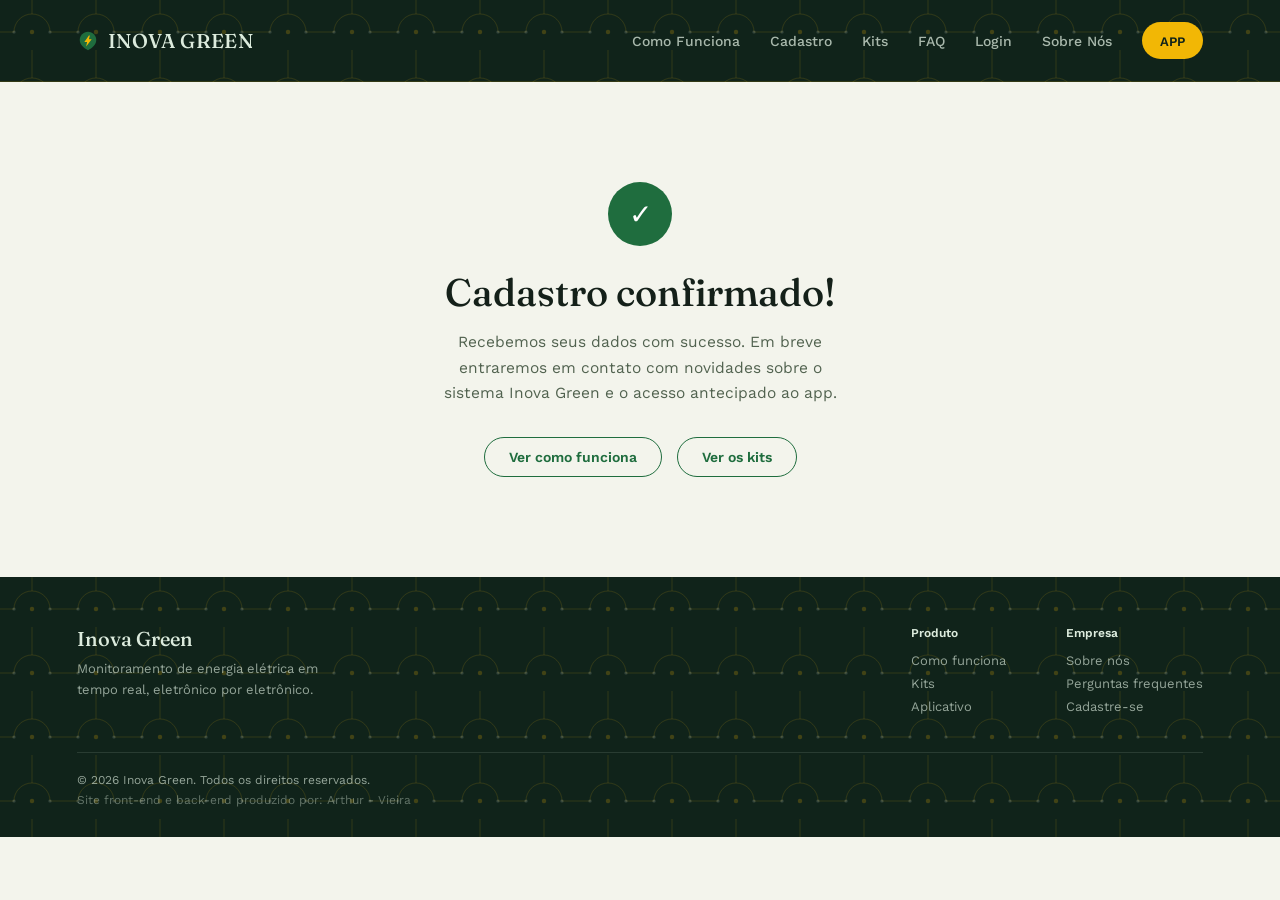
<file: pages/Obrigado.html>
<!DOCTYPE html>
<html lang="pt-br">
<head>
    <meta charset="UTF-8">
    <meta name="viewport" content="width=device-width, initial-scale=1.0">
    <title>Cadastro confirmado - Inova Green</title>
    <link rel="icon" type="image/svg+xml" href="../favicon.svg">
    <meta name="description" content="Seu cadastro no Inova Green foi recebido com sucesso.">
    <meta property="og:type" content="website">
    <meta property="og:title" content="Cadastro Confirmado - Inova Green">
    <meta property="og:description" content="Seu cadastro no Inova Green foi recebido com sucesso.">
    <meta property="og:image" content="../img/logoinova.png">
    <meta name="twitter:card" content="summary">
    <link rel="preconnect" href="https://fonts.googleapis.com">
    <link rel="preconnect" href="https://fonts.gstatic.com" crossorigin>
    <link href="https://fonts.googleapis.com/css2?family=Fraunces:opsz,wght@9..144,400;9..144,500;9..144,600&family=Work+Sans:wght@400;500;600;700&display=swap" rel="stylesheet">
    <link rel="stylesheet" href="../css/homepage.css">
</head>
<body>
    <header>
        <div class="cabeça">
            <h1>
                <a href="../index.html" style="text-decoration: none; color: inherit; display: flex; align-items: center; gap: 9px;">
                    <svg class="marca-icone" viewBox="0 0 24 24" xmlns="http://www.w3.org/2000/svg">
                    <path d="M12 2C7 2 3 6 3 11c0 5 4.5 9 9 11 4.5-2 9-6 9-11 0-5-4-9-9-9Z" fill="#1F6D3E"/>
                    <path d="M13 6 8 13h3l-1 5 6-8h-3l1-4Z" fill="#F2B705"/>
                </svg>
                    INOVA GREEN
                </a>
            </h1>
            <button class="menu-toggle" id="menu-toggle" aria-label="Abrir menu">
                <span></span>
                <span></span>
                <span></span>
            </button>
            <nav id="menu-nav">
                <a href="ComoFunciona.html">
                    Como Funciona
                </a>
                <a href="Cadastro.html">
                    Cadastro
                </a>
                <a href="Kits.html">
                    Kits
                </a>
                <a href="FAQ.html">
                    FAQ
                </a>
                <a href="Login.html">
                    Login
                </a>
                <a href="SobreNos.html">
                    Sobre Nós
                </a>
                <div class="appbutton">
                    <a href="AppDownload.html">
                        APP
                    </a>
                </div>
            </nav>
        </div>
    </header>

    <div class="obrigado reveal">
        <div class="obrigado-icone">✓</div>
        <h1>Cadastro confirmado!</h1>
        <p>
            Recebemos seus dados com sucesso. Em breve entraremos em contato com novidades sobre
            o sistema Inova Green e o acesso antecipado ao app.
        </p>
        <div class="teaser-botoes" style="justify-content: center; margin-top: 30px;">
            <a href="ComoFunciona.html" class="botao-secundario">Ver como funciona</a>
            <a href="Kits.html" class="botao-secundario">Ver os kits</a>
        </div>
    </div>

    <footer class="site-footer">
        <div class="footer-topo">
            <div class="footer-marca">
                <h2>Inova Green</h2>
                <p>Monitoramento de energia elétrica em tempo real, eletrônico por eletrônico.</p>
            </div>
            <div class="footer-links">
                <div class="footer-coluna">
                    <h3>Produto</h3>
                    <a href="ComoFunciona.html">Como funciona</a>
                    <a href="Kits.html">Kits</a>
                    <a href="AppDownload.html">Aplicativo</a>
                </div>
                <div class="footer-coluna">
                    <h3>Empresa</h3>
                    <a href="SobreNos.html">Sobre nós</a>
                    <a href="FAQ.html">Perguntas frequentes</a>
                    <a href="Cadastro.html">Cadastre-se</a>
                </div>
            </div>
        </div>
        <div class="footer-linha">
            © 2026 Inova Green. Todos os direitos reservados.
            <span class="footer-credito">Site front-end e back-end produzido por: Arthur - Vieira</span>
        </div>
    </footer>

    <script src="../js/animacoes.js"></script>
</body>
</html>
</file>
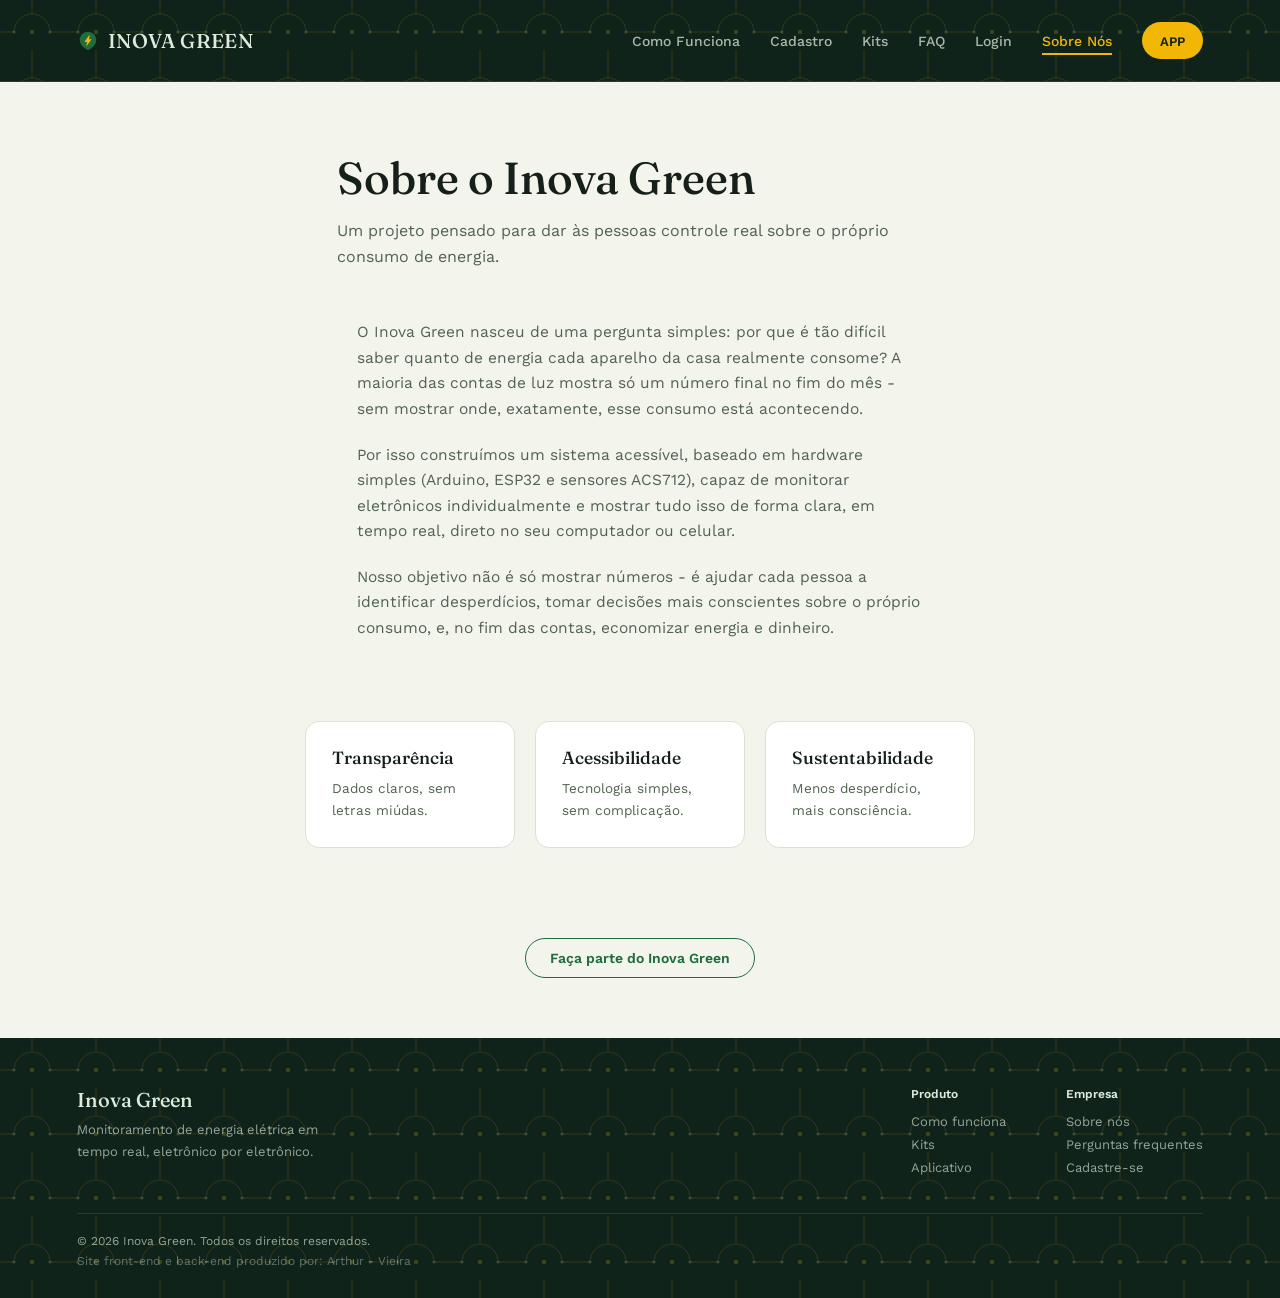
<file: pages/SobreNos.html>
<!DOCTYPE html>
<html lang="pt-br">
<head>
    <meta charset="UTF-8">
    <meta name="viewport" content="width=device-width, initial-scale=1.0">
    <title>Sobre Nós - Inova Green</title>
    <link rel="icon" type="image/svg+xml" href="../favicon.svg">
    <meta name="description" content="Conheça a missão do Inova Green: tornar o monitoramento de energia elétrica acessível para todos.">
    <meta property="og:type" content="website">
    <meta property="og:title" content="Sobre Nós - Inova Green">
    <meta property="og:description" content="Conheça a missão do Inova Green: tornar o monitoramento de energia elétrica acessível para todos.">
    <meta property="og:image" content="../img/logoinova.png">
    <meta name="twitter:card" content="summary">
    <link rel="preconnect" href="https://fonts.googleapis.com">
    <link rel="preconnect" href="https://fonts.gstatic.com" crossorigin>
    <link href="https://fonts.googleapis.com/css2?family=Fraunces:opsz,wght@9..144,400;9..144,500;9..144,600&family=Work+Sans:wght@400;500;600;700&display=swap" rel="stylesheet">
    <link rel="stylesheet" href="../css/homepage.css">
</head>
<body>
    <header>
        <div class="cabeça">
            <h1>
                <a href="../index.html" style="text-decoration: none; color: inherit; display: flex; align-items: center; gap: 9px;">
                    <svg class="marca-icone" viewBox="0 0 24 24" xmlns="http://www.w3.org/2000/svg">
                    <path d="M12 2C7 2 3 6 3 11c0 5 4.5 9 9 11 4.5-2 9-6 9-11 0-5-4-9-9-9Z" fill="#1F6D3E"/>
                    <path d="M13 6 8 13h3l-1 5 6-8h-3l1-4Z" fill="#F2B705"/>
                </svg>
                    INOVA GREEN
                </a>
            </h1>
            <button class="menu-toggle" id="menu-toggle" aria-label="Abrir menu">
                <span></span>
                <span></span>
                <span></span>
            </button>
            <nav id="menu-nav">
                <a href="ComoFunciona.html">
                    Como Funciona
                </a>
                <a href="Cadastro.html">
                    Cadastro
                </a>
                <a href="Kits.html">
                    Kits
                </a>
                <a href="FAQ.html">
                    FAQ
                </a>
                <a href="Login.html">
                    Login
                </a>
                <a href="SobreNos.html">
                    Sobre Nós
                </a>
                <div class="appbutton">
                    <a href="AppDownload.html">
                        APP
                    </a>
                </div>
            </nav>
        </div>
    </header>

    <div class="pagina-hero reveal">
        <h1>Sobre o Inova Green</h1>
        <p>
            Um projeto pensado para dar às pessoas controle real sobre o próprio consumo de
            energia.
        </p>
    </div>

    <div class="sobrenos reveal">
        <p>
            O Inova Green nasceu de uma pergunta simples: por que é tão difícil saber quanto de
            energia cada aparelho da casa realmente consome? A maioria das contas de luz mostra só
            um número final no fim do mês - sem mostrar onde, exatamente, esse consumo está
            acontecendo.
        </p>
        <p>
            Por isso construímos um sistema acessível, baseado em hardware simples (Arduino, ESP32
            e sensores ACS712), capaz de monitorar eletrônicos individualmente e mostrar tudo isso
            de forma clara, em tempo real, direto no seu computador ou celular.
        </p>
        <p>
            Nosso objetivo não é só mostrar números - é ajudar cada pessoa a identificar
            desperdícios, tomar decisões mais conscientes sobre o próprio consumo, e, no fim das
            contas, economizar energia e dinheiro.
        </p>
    </div>

    <div class="valores">
        <div class="valor-card reveal">
            <h2>Transparência</h2>
            <p>Dados claros, sem letras miúdas.</p>
        </div>
        <div class="valor-card reveal reveal-delay-1">
            <h2>Acessibilidade</h2>
            <p>Tecnologia simples, sem complicação.</p>
        </div>
        <div class="valor-card reveal reveal-delay-2">
            <h2>Sustentabilidade</h2>
            <p>Menos desperdício, mais consciência.</p>
        </div>
    </div>

    <div class="teaser-botoes reveal" style="padding-bottom: 60px; justify-content: center;">
        <a href="Cadastro.html" class="botao-secundario">
            Faça parte do Inova Green
        </a>
    </div>

    <footer class="site-footer">
        <div class="footer-topo">
            <div class="footer-marca">
                <h2>Inova Green</h2>
                <p>Monitoramento de energia elétrica em tempo real, eletrônico por eletrônico.</p>
            </div>
            <div class="footer-links">
                <div class="footer-coluna">
                    <h3>Produto</h3>
                    <a href="ComoFunciona.html">Como funciona</a>
                    <a href="Kits.html">Kits</a>
                    <a href="AppDownload.html">Aplicativo</a>
                </div>
                <div class="footer-coluna">
                    <h3>Empresa</h3>
                    <a href="SobreNos.html">Sobre nós</a>
                    <a href="FAQ.html">Perguntas frequentes</a>
                    <a href="Cadastro.html">Cadastre-se</a>
                </div>
            </div>
        </div>
        <div class="footer-linha">
            © 2026 Inova Green. Todos os direitos reservados.
            <span class="footer-credito">Site front-end e back-end produzido por: Arthur - Vieira</span>
        </div>
    </footer>

    <script src="../js/animacoes.js"></script>
</body>
</html>
</file>
<file: css/homepage.css>
/* ====================================================================
   INOVA GREEN — Design system
   Paleta: floresta profunda + papel esverdeado + âmbar (LED/eletricidade)
   Tipografia: Fraunces (display) + Work Sans (corpo/UI)
   ==================================================================== */

:root{
    --cor-fundo: #F3F4EC;
    --cor-superficie: #FFFFFF;
    --cor-floresta: #10231A;
    --cor-floresta-alta: #17301F;
    --cor-marca: #1F6D3E;
    --cor-marca-escura: #154D2B;
    --cor-marca-clara: #DCEBDD;
    --cor-accent: #F2B705;
    --cor-accent-escuro: #B98600;
    --cor-texto: #142019;
    --cor-texto-suave: #51624F;
    --cor-borda: #DCE1D4;
    --sombra-suave: 0 1px 2px rgba(16, 35, 26, 0.06), 0 8px 24px rgba(16, 35, 26, 0.06);
    --sombra-forte: 0 20px 40px rgba(16, 35, 26, 0.18);
    --raio: 14px;
    --fonte-display: "Fraunces", Georgia, serif;
    --fonte-corpo: "Work Sans", Arial, Helvetica, sans-serif;
}

*{
    box-sizing: border-box;
}

html{
    scroll-behavior: smooth;
}

body{
    opacity: 0;
    transition: opacity 0.35s ease;
}

body.pagina-carregada{
    opacity: 1;
}

body.saindo{
    opacity: 0;
}

body{
    background-color: var(--cor-fundo);
    color: var(--cor-texto);
    font-family: var(--fonte-corpo);
    margin: 0;
    padding: 0;
    -webkit-font-smoothing: antialiased;
}

h1, h2, h3{
    font-family: var(--fonte-display);
    font-weight: 500;
    line-height: 1.15;
    margin: 0;
    color: var(--cor-texto);
}

p{
    line-height: 1.65;
    margin: 0;
}

a{
    color: inherit;
}

:focus-visible{
    outline: 2px solid var(--cor-accent);
    outline-offset: 3px;
}

/* ==================== CABEÇALHO ==================== */
.cabeça{
    background-color: var(--cor-floresta);
    background-image: url("[data-uri]");
    background-size: 64px 64px;
    width: 100%;
    padding: 22px 6%;
    box-sizing: border-box;
    display: flex;
    align-items: center;
    justify-content: space-between;
    position: sticky;
    top: 0;
    z-index: 100;
    border-bottom: 1px solid rgba(242, 183, 5, 0.15);
}

.cabeça h1{
    font-size: 20px;
    letter-spacing: 0.02em;
    color: var(--cor-marca-clara);
    padding: 0;
    display: flex;
    align-items: center;
    gap: 9px;
}

.marca-icone{
    width: 22px;
    height: 22px;
    flex-shrink: 0;
}

.cabeça h1 a{
    text-decoration: none;
}

nav{
    display: flex;
    align-items: center;
    gap: 30px;
}

.menu-toggle{
    display: none;
    flex-direction: column;
    justify-content: center;
    gap: 5px;
    width: 32px;
    height: 32px;
    background: none;
    border: none;
    cursor: pointer;
    padding: 0;
}

.menu-toggle span{
    display: block;
    width: 100%;
    height: 2px;
    background-color: var(--cor-marca-clara);
    transition: transform 0.3s ease, opacity 0.3s ease;
}

.menu-toggle.aberto span:nth-child(1){ transform: translateY(7px) rotate(45deg); }
.menu-toggle.aberto span:nth-child(2){ opacity: 0; }
.menu-toggle.aberto span:nth-child(3){ transform: translateY(-7px) rotate(-45deg); }

nav a{
    text-decoration: none;
    color: rgba(220, 235, 221, 0.75);
    font-size: 14px;
    font-weight: 500;
    transition: color 0.2s ease;
    position: relative;
}

nav a:hover{
    color: var(--cor-marca-clara);
}

nav a.ativo{
    color: var(--cor-accent);
}

nav a.ativo::after{
    content: "";
    position: absolute;
    left: 0;
    right: 0;
    bottom: -6px;
    height: 2px;
    background-color: var(--cor-accent);
}

.appbutton{
    background-color: var(--cor-accent);
    border: none;
    padding: 9px 18px;
    border-radius: 999px;
    transition: background-color 0.2s ease;
}

.appbutton a{
    color: var(--cor-floresta);
    font-weight: 600;
    font-size: 13px;
}

.appbutton:hover{
    background-color: #ffcb2e;
}

/* ==================== BOTÕES ==================== */
.introbutton,
form button,
.escolhakit button{
    background-color: var(--cor-marca);
    border-radius: 999px;
    transition: background-color 0.2s ease, box-shadow 0.2s ease, transform 0.2s ease;
    box-shadow: 0 8px 20px rgba(31, 109, 62, 0.28);
}

.introbutton{
    display: inline-flex;
    align-items: center;
    justify-content: center;
    padding: 13px 30px;
    width: fit-content;
}

.introbutton:hover,
form button:hover,
.escolhakit button:hover{
    background-color: var(--cor-marca-escura);
    box-shadow: 0 10px 24px rgba(31, 109, 62, 0.38);
    transform: translateY(-2px);
}

.introbutton a,
.escolhakit button a{
    color: white;
    font-weight: 600;
    font-size: 14px;
    text-decoration: none;
}

.botao-secundario{
    background-color: transparent;
    border: 1.5px solid var(--cor-marca);
    color: var(--cor-marca);
    text-decoration: none;
    font-weight: 600;
    font-size: 14px;
    padding: 11px 24px;
    border-radius: 999px;
    transition: background-color 0.2s ease, color 0.2s ease;
    display: inline-block;
}

.botao-secundario:hover{
    background-color: var(--cor-marca);
    color: white;
}

/* ==================== HERO / INTRODUÇÃO ==================== */
.introducao{
    display: flex;
    align-items: center;
    gap: 6%;
    width: 100%;
    padding: 80px 6% 90px 6%;
    box-sizing: border-box;
    max-width: 1200px;
    margin: 0 auto;
}

.introtexto{
    flex: 1;
    max-width: 540px;
}

.introtexto h1{
    font-size: clamp(2.6rem, 5.2vw, 3.8rem);
    letter-spacing: -0.015em;
}

.introtexto p{
    color: var(--cor-texto-suave);
    font-size: 16px;
    margin: 22px 0 32px 0;
    max-width: 46ch;
}

.controle{
    color: var(--cor-marca);
    font-style: italic;
}

/* Medidor animado (substitui a imagem de fundo) */
.fundoimg{
    flex-shrink: 0;
    width: 340px;
    height: 340px;
    display: flex;
    align-items: center;
    justify-content: center;
    position: relative;
}

.fundoimg::before{
    content: "";
    position: absolute;
    inset: 0;
    background: radial-gradient(circle at center, rgba(31, 109, 62, 0.16) 0%, rgba(242, 183, 5, 0.10) 45%, transparent 72%);
    border-radius: 50%;
    z-index: 0;
}

.medidor{
    width: 100%;
    height: 100%;
    position: relative;
    z-index: 1;
}

.medidor-agulha{
    transform-origin: 160px 180px;
    animation: girar-agulha 1.6s cubic-bezier(0.22, 1, 0.36, 1) 0.3s forwards;
}

@keyframes girar-agulha{
    from{ transform: rotate(-90deg); }
    to{ transform: rotate(35deg); }
}

@media (prefers-reduced-motion: reduce){
    .medidor-agulha{
        animation: none;
        transform: rotate(35deg);
    }
}

/* ==================== SEÇÃO EDITORIAL "SOBRE" ==================== */
.sobresis{
    width: 100%;
    padding: 70px 6% 0 6%;
    box-sizing: border-box;
    max-width: 1200px;
    margin: 0 auto;
    display: flex;
    gap: 8%;
    flex-wrap: wrap;
}

.sobresish1{
    font-size: clamp(1.8rem, 3vw, 2.4rem);
    flex: 1;
    min-width: 260px;
}

.containersobresis{
    flex: 1.3;
    min-width: 300px;
    display: flex;
    flex-direction: column;
    gap: 26px;
}

.containersobresis div{
    display: flex;
    align-items: baseline;
    gap: 18px;
    padding-bottom: 22px;
    border-bottom: 1px solid var(--cor-borda);
}

.containersobresis div h1{
    font-size: 15px;
    font-family: var(--fonte-corpo);
    font-weight: 600;
    width: 160px;
    flex-shrink: 0;
    color: var(--cor-marca);
}

.containersobresis div p{
    color: var(--cor-texto-suave);
    font-size: 15px;
    margin: 0;
}

.sobresis .teaser-botoes{
    width: 100%;
    justify-content: flex-start;
    margin-top: 10px;
}

.sobresisfooter{
    background-color: var(--cor-marca-clara);
    max-width: 1200px;
    margin: 50px auto 0 auto;
    padding: 26px 6%;
    border-radius: var(--raio);
}

.sobresisfooter p{
    color: var(--cor-marca-escura);
    font-size: 14px;
    text-align: center;
}

/* ==================== ESTATÍSTICAS ==================== */
.estatisticas{
    display: flex;
    justify-content: center;
    align-items: center;
    width: 100%;
    padding: 70px 6%;
    margin-top: 70px;
    box-sizing: border-box;
    background-color: var(--cor-floresta);
    background-image: url("[data-uri]");
    background-size: 64px 64px;
    gap: 12%;
    flex-wrap: wrap;
}

.estatistica{
    text-align: left;
}

.estatistica-numero{
    display: block;
    font-family: var(--fonte-display);
    font-size: 44px;
    color: var(--cor-accent);
}

.estatistica p{
    margin-top: 6px;
    font-size: 13px;
    color: rgba(220, 235, 221, 0.75);
}

/* ==================== FORMULÁRIO DE CADASTRO ==================== */
.containercadastro{
    width: 100%;
    padding: 90px 6%;
    box-sizing: border-box;
    display: flex;
    justify-content: center;
}

.cadastro{
    background-color: var(--cor-superficie);
    max-width: 960px;
    width: 100%;
    padding: 50px;
    box-sizing: border-box;
    display: flex;
    gap: 60px;
    border-radius: var(--raio);
    box-shadow: var(--sombra-suave);
}

.cadastro h1{
    font-size: 1.7rem;
}

.cadastrotexto{
    flex: 1;
}

.cadastrotexto p{
    color: var(--cor-texto-suave);
    margin: 16px 0;
}

.cadastrotexto ul{
    list-style: none;
    padding: 0;
    margin: 20px 0 0 0;
}

.cadastrotexto ul p{
    margin: 8px 0;
    font-size: 14px;
    color: var(--cor-texto);
}

.cadastro form{
    flex: 1;
    background: none;
    padding: 0;
    border: none;
    display: flex;
    flex-direction: column;
    gap: 12px;
}

.abaform{
    width: 100%;
    height: 44px;
    border-radius: 8px;
    border: 1px solid var(--cor-borda);
    padding: 0 14px;
    font-family: var(--fonte-corpo);
    font-size: 14px;
    box-sizing: border-box;
}

.abaform:focus{
    border-color: var(--cor-marca);
    outline: none;
}

form button{
    width: 100%;
    height: 46px;
    border: none;
    color: white;
    font-weight: 600;
    font-size: 14px;
    cursor: pointer;
    margin-top: 6px;
}

form p{
    text-align: left;
    font-size: 12px;
    color: var(--cor-texto-suave);
    margin: 0;
}

.consentimento{
    display: flex;
    align-items: flex-start;
    gap: 8px;
    font-size: 12.5px;
    color: var(--cor-texto-suave);
    line-height: 1.5;
    cursor: pointer;
}

.consentimento input{
    margin-top: 2px;
    flex-shrink: 0;
    accent-color: var(--cor-marca);
    width: 15px;
    height: 15px;
}

#mensagem-cadastro{
    font-size: 13px;
    font-weight: 600;
    min-height: 18px;
}

.campo-label{
    font-size: 12.5px;
    font-weight: 600;
    color: var(--cor-texto-suave);
    margin-top: 4px;
}

.campo-grid{
    display: grid;
    grid-template-columns: 1fr 1fr;
    gap: 12px;
}

.campo-status{
    font-size: 12px;
    font-weight: 600;
    margin: -6px 0 0 0;
    min-height: 16px;
}

.abaform[readonly]{
    background-color: rgb(243, 244, 236);
    color: var(--cor-texto-suave);
}

/* ==================== KITS ==================== */
.containerkits{
    width: 100%;
    padding: 90px 6%;
    box-sizing: border-box;
    text-align: center;
}

.containerkits h1{
    font-size: clamp(1.8rem, 3vw, 2.4rem);
    margin-bottom: 18px;
}

.containerkits .teaser-botoes{
    justify-content: center;
    margin-bottom: 50px;
}

.containerkits2{
    display: flex;
    justify-content: center;
    align-items: stretch;
    gap: 28px;
    flex-wrap: wrap;
    max-width: 1100px;
    margin: 0 auto;
}

.escolhakit{
    text-align: left;
    width: 320px;
    background-color: var(--cor-superficie);
    border-radius: var(--raio);
    box-shadow: var(--sombra-suave);
    padding: 32px;
    display: flex;
    flex-direction: column;
    position: relative;
    border: 1px solid var(--cor-borda);
}

.escolhakit h1{
    font-size: 1.3rem;
}

.escolhakit p{
    color: var(--cor-texto-suave);
    font-size: 14px;
    margin: 14px 0 22px 0;
    flex-grow: 1;
}

.escolhakit h2{
    font-family: var(--fonte-display);
    font-weight: 500;
    color: var(--cor-texto);
    font-size: 32px;
    margin-bottom: 20px;
}

.escolhakit button{
    height: 46px;
    border: none;
    cursor: pointer;
}

.escolhakit.recomendado{
    border-color: var(--cor-marca);
    box-shadow: var(--sombra-forte);
    transform: translateY(-8px);
    border-top: 4px solid var(--cor-accent);
}

.selo-recomendado{
    position: absolute;
    top: -13px;
    left: 32px;
    background-color: var(--cor-accent);
    color: var(--cor-floresta);
    font-size: 11px;
    font-weight: 700;
    padding: 5px 12px;
    border-radius: 999px;
}

/* ==================== FAQ (teaser + página própria) ==================== */
.containerfaq{
    width: 100%;
    display: flex;
    flex-direction: column;
    align-items: center;
    padding: 70px 6% 90px 6%;
    box-sizing: border-box;
    text-align: center;
}

.containerfaq h1{
    font-size: clamp(1.6rem, 3vw, 2.1rem);
    margin-bottom: 20px;
}

.faq{
    width: 100%;
    max-width: 720px;
    margin: 0 auto;
    display: flex;
    flex-direction: column;
    gap: 10px;
    text-align: left;
}

.faq-item{
    background-color: var(--cor-superficie);
    border: 1px solid var(--cor-borda);
    border-radius: 10px;
    padding: 18px 22px;
    cursor: pointer;
}

.faq-item summary{
    font-weight: 600;
    font-size: 15px;
    list-style: none;
    display: flex;
    justify-content: space-between;
    align-items: center;
}

.faq-item summary::-webkit-details-marker{ display: none; }

.faq-item summary::after{
    content: "+";
    font-size: 20px;
    color: var(--cor-marca);
    transition: transform 0.2s ease;
    margin-left: 15px;
}

.faq-item[open] summary::after{
    transform: rotate(45deg);
}

.faq-item p{
    margin-top: 14px;
    color: var(--cor-texto-suave);
    font-size: 14px;
    line-height: 1.6;
}

.faq-item a{
    color: var(--cor-marca);
    font-weight: 600;
}

/* ==================== PÁGINA INTERNA (hero de página) ==================== */
.pagina-hero{
    width: 100%;
    padding: 70px 6% 20px 6%;
    box-sizing: border-box;
    max-width: 760px;
    margin: 0 auto;
    text-align: left;
}

.pagina-hero h1{
    font-size: clamp(2rem, 4vw, 2.8rem);
    margin-bottom: 14px;
}

.pagina-hero p{
    color: var(--cor-texto-suave);
    font-size: 16px;
}

/* ==================== DIAGRAMA "COMO FUNCIONA" ==================== */
.fluxo{
    position: relative;
    max-width: 720px;
    margin: 0 auto;
    padding: 30px 6% 70px 6%;
}

.fluxo-linha{
    position: absolute;
    left: 45px;
    top: 30px;
    width: 2px;
    height: calc(100% - 60px);
    background-color: var(--cor-borda);
}

.fluxo-progresso{
    position: absolute;
    left: 45px;
    top: 30px;
    width: 2px;
    height: 0%;
    background-color: var(--cor-marca);
    transition: height 0.1s linear;
}

.fluxo-etapa{
    position: relative;
    display: flex;
    gap: 26px;
    padding-bottom: 46px;
}

.fluxo-numero{
    flex-shrink: 0;
    width: 64px;
    height: 64px;
    border-radius: 50%;
    background-color: var(--cor-superficie);
    border: 1.5px solid var(--cor-borda);
    display: flex;
    align-items: center;
    justify-content: center;
    font-family: var(--fonte-display);
    font-size: 22px;
    color: var(--cor-texto-suave);
    z-index: 2;
    transition: background-color 0.4s ease, color 0.4s ease, border-color 0.4s ease;
}

.fluxo-etapa.visivel .fluxo-numero{
    background-color: var(--cor-marca);
    border-color: var(--cor-marca);
    color: white;
}

.fluxo-texto{
    padding-top: 8px;
}

.fluxo-texto h2{
    font-size: 1.15rem;
    margin-bottom: 8px;
}

.fluxo-texto p{
    color: var(--cor-texto-suave);
    font-size: 14.5px;
}

/* ==================== TABELA DE COMPARAÇÃO DE KITS ==================== */
.comparacao-container{
    width: 100%;
    overflow-x: auto;
    padding: 30px 6% 80px 6%;
    box-sizing: border-box;
}

.comparacao{
    width: 100%;
    max-width: 900px;
    margin: 0 auto;
    border-collapse: collapse;
    background-color: var(--cor-superficie);
    border-radius: var(--raio);
    overflow: hidden;
    box-shadow: var(--sombra-suave);
}

.comparacao th,
.comparacao td{
    padding: 16px 20px;
    text-align: left;
    border-bottom: 1px solid var(--cor-borda);
    font-size: 14px;
}

.comparacao thead th{
    background-color: var(--cor-floresta);
    color: var(--cor-marca-clara);
    font-weight: 600;
    font-size: 13px;
}

.comparacao th:not(:first-child),
.comparacao td:not(:first-child){
    text-align: center;
}

.comparacao tbody tr:last-child td{
    border-bottom: none;
}

.comparacao .preco{
    font-family: var(--fonte-display);
    font-size: 22px;
    color: var(--cor-marca);
}

.comparacao .check{
    color: var(--cor-marca);
    font-weight: bold;
}

.comparacao th:nth-child(3),
.comparacao td:nth-child(3){
    background-color: var(--cor-marca-clara);
}

.th-selo{
    display: block;
    font-size: 10px;
    font-weight: 700;
    color: var(--cor-accent);
    margin-top: 4px;
}

/* ==================== PÁGINA DE AGRADECIMENTO ==================== */
.obrigado{
    max-width: 560px;
    margin: 0 auto;
    padding: 100px 6%;
    text-align: center;
}

.obrigado-icone{
    width: 64px;
    height: 64px;
    border-radius: 50%;
    background-color: var(--cor-marca);
    color: white;
    font-size: 28px;
    display: flex;
    align-items: center;
    justify-content: center;
    margin: 0 auto 24px auto;
}

.obrigado h1{
    font-size: clamp(1.8rem, 3.5vw, 2.4rem);
    margin-bottom: 16px;
}

.obrigado p{
    color: var(--cor-texto-suave);
    font-size: 15.5px;
}

/* ==================== LOGIN ==================== */
.login-box{
    background-color: var(--cor-superficie);
    max-width: 420px;
    width: 100%;
    margin: 0 auto;
    padding: 50px;
    box-sizing: border-box;
    border-radius: var(--raio);
    box-shadow: var(--sombra-suave);
    text-align: center;
}

.login-box h1{
    font-size: 1.7rem;
    margin-bottom: 10px;
}

.login-subtitulo{
    color: var(--cor-texto-suave);
    font-size: 14px;
    margin-bottom: 28px;
}

.login-box form{
    display: flex;
    flex-direction: column;
    gap: 12px;
}

.ja-tem-conta{
    margin-top: 22px;
    font-size: 13.5px;
    color: var(--cor-texto-suave);
}

.ja-tem-conta a{
    color: var(--cor-marca);
    font-weight: 600;
    text-decoration: none;
}

/* ==================== PAINEL DO CLIENTE ==================== */
.painel-container{
    max-width: 700px;
    margin: 0 auto;
    padding: 20px 6% 80px 6%;
}

.painel-card{
    background-color: var(--cor-superficie);
    border-radius: var(--raio);
    box-shadow: var(--sombra-suave);
    padding: 10px 30px;
}

.painel-linha{
    display: flex;
    justify-content: space-between;
    align-items: center;
    padding: 18px 0;
    border-bottom: 1px solid var(--cor-borda);
}

.painel-linha:last-child{
    border-bottom: none;
}

.painel-label{
    font-size: 13px;
    color: var(--cor-texto-suave);
    font-weight: 600;
}

.painel-valor{
    font-weight: 500;
    text-transform: capitalize;
}

.painel-aviso{
    background-color: var(--cor-marca-clara);
    border-radius: var(--raio);
    padding: 20px 24px;
    margin-top: 24px;
}

.painel-aviso p{
    color: var(--cor-marca-escura);
    font-size: 14px;
    margin: 0;
}

/* ==================== SOBRE NÓS ==================== */
.sobrenos{
    max-width: 720px;
    margin: 0 auto;
    padding: 30px 6% 60px 6%;
}

.sobrenos p{
    color: var(--cor-texto-suave);
    margin-bottom: 20px;
    font-size: 15.5px;
}

.valores{
    display: flex;
    gap: 20px;
    flex-wrap: wrap;
    justify-content: center;
    padding: 0 6% 90px 6%;
}

.valor-card{
    background-color: var(--cor-superficie);
    border: 1px solid var(--cor-borda);
    border-radius: var(--raio);
    padding: 26px;
    width: 210px;
    text-align: left;
}

.valor-card h2{
    font-size: 1.1rem;
    margin-bottom: 8px;
}

.valor-card p{
    color: var(--cor-texto-suave);
    margin: 0;
    font-size: 13.5px;
}

/* ==================== APP DOWNLOAD ==================== */
.appdownload-container{
    display: flex;
    align-items: center;
    justify-content: center;
    gap: 8%;
    width: 100%;
    padding: 80px 6%;
    box-sizing: border-box;
    max-width: 1100px;
    margin: 0 auto;
}

.appdownload-texto{
    max-width: 480px;
}

.appdownload-texto h1{
    font-size: clamp(1.8rem, 3.5vw, 2.5rem);
}

.appdownload-texto p{
    color: var(--cor-texto-suave);
    margin: 18px 0 28px 0;
}

.appdownload-botoes{
    display: flex;
    gap: 12px;
    flex-wrap: wrap;
}

.storebutton{
    background-color: var(--cor-floresta);
    color: white;
    text-decoration: none;
    font-weight: 600;
    font-size: 13.5px;
    padding: 12px 20px;
    border-radius: 999px;
}

.appdownload-aviso{
    margin-top: 22px;
    font-size: 13px;
    color: var(--cor-texto-suave);
}

.appdownload-imagem{
    flex-shrink: 0;
    width: 220px;
    height: 220px;
    position: relative;
}

.appdownload-imagem::before{
    content: none;
}

.appdownload-imagem picture,
.appdownload-imagem img{
    width: 100%;
    height: 100%;
    object-fit: contain;
    display: block;
    position: relative;
    z-index: 1;
}

/* ==================== RODAPÉ ==================== */
.site-footer{
    background-color: var(--cor-floresta);
    background-image: url("[data-uri]");
    background-size: 64px 64px;
    padding: 50px 6% 30px 6%;
    box-sizing: border-box;
    color: rgba(220, 235, 221, 0.65);
}

.footer-topo{
    display: flex;
    justify-content: space-between;
    flex-wrap: wrap;
    gap: 30px;
    max-width: 1200px;
    margin: 0 auto;
    padding-bottom: 30px;
}

.footer-marca h2{
    font-family: var(--fonte-display);
    color: var(--cor-marca-clara);
    font-size: 20px;
}

.footer-marca p{
    font-size: 13px;
    margin-top: 8px;
    max-width: 280px;
}

.footer-links{
    display: flex;
    gap: 60px;
    flex-wrap: wrap;
}

.footer-coluna h3{
    font-family: var(--fonte-corpo);
    font-size: 12px;
    text-transform: none;
    color: var(--cor-marca-clara);
    margin-bottom: 12px;
    font-weight: 600;
}

.footer-coluna a{
    display: block;
    text-decoration: none;
    font-size: 13px;
    color: rgba(220, 235, 221, 0.65);
    margin-bottom: 8px;
    transition: color 0.2s ease;
}

.footer-coluna a:hover{
    color: var(--cor-marca-clara);
}

.footer-linha{
    max-width: 1200px;
    margin: 0 auto;
    padding-top: 20px;
    border-top: 1px solid rgba(220, 235, 221, 0.12);
    font-size: 12px;
    display: flex;
    flex-direction: column;
    gap: 6px;
}

.footer-credito{
    color: rgba(220, 235, 221, 0.4);
    order: 2;
}

/* ==================== EFEITOS DE ROLAGEM (REVEAL) ==================== */
.reveal{
    opacity: 0;
    transform: translateY(24px);
    transition: opacity 0.6s ease, transform 0.6s ease;
}

.reveal.visivel{
    opacity: 1;
    transform: translateY(0);
}

.reveal-delay-1.visivel{ transition-delay: 0.1s; }
.reveal-delay-2.visivel{ transition-delay: 0.2s; }

.teaser-botoes{
    display: flex;
    gap: 15px;
    flex-wrap: wrap;
}

/* ==================== RESPONSIVIDADE ==================== */
@media only screen and (max-width: 900px){
    .introducao{
        flex-direction: column-reverse;
        text-align: center;
        padding: 50px 6% 60px 6%;
        gap: 40px;
    }

    .introtexto{
        max-width: 100%;
    }

    .introtexto p{
        margin-left: auto;
        margin-right: auto;
    }

    .fundoimg{
        width: 220px;
        height: 220px;
    }

    .sobresis{
        flex-direction: column;
        padding-top: 50px;
        gap: 30px;
    }

    .containersobresis div{
        flex-direction: column;
        gap: 6px;
    }

    .containersobresis div h1{
        width: auto;
    }

    .sobresis .teaser-botoes{
        justify-content: center;
    }
}

@media only screen and (max-width: 768px){
    .cabeça{
        padding: 18px 6%;
        position: relative;
    }

    .menu-toggle{
        display: flex;
    }

    nav{
        position: absolute;
        top: 100%;
        left: 0;
        width: 100%;
        flex-direction: column;
        align-items: flex-start;
        gap: 0;
        background-color: var(--cor-floresta);
        max-height: 0;
        overflow: hidden;
        transition: max-height 0.35s ease;
    }

    nav.aberto{
        max-height: 400px;
    }

    nav a{
        width: 100%;
        padding: 14px 6%;
        box-sizing: border-box;
        border-top: 1px solid rgba(220, 235, 221, 0.1);
    }

    nav a.ativo::after{
        display: none;
    }

    nav a.ativo{
        background-color: rgba(242, 183, 5, 0.08);
    }

    nav .appbutton{
        margin: 14px 6%;
        width: fit-content;
    }

    .cadastro{
        flex-direction: column;
        padding: 30px;
        gap: 30px;
    }

    .escolhakit.recomendado{
        transform: none;
    }

    .estatisticas{
        flex-direction: column;
        gap: 30px;
        text-align: center;
    }

    .estatistica{
        text-align: center;
    }

    .comparacao th,
    .comparacao td{
        padding: 10px 12px;
        font-size: 12.5px;
    }

    .appdownload-container{
        flex-direction: column-reverse;
        text-align: center;
        gap: 30px;
    }

    .appdownload-botoes{
        justify-content: center;
    }

    .footer-links{
        gap: 30px;
    }

    .login-box{
        padding: 30px 24px;
    }

    .painel-card{
        padding: 6px 20px;
    }

    .painel-linha{
        flex-direction: column;
        align-items: flex-start;
        gap: 4px;
    }
}
</file>
